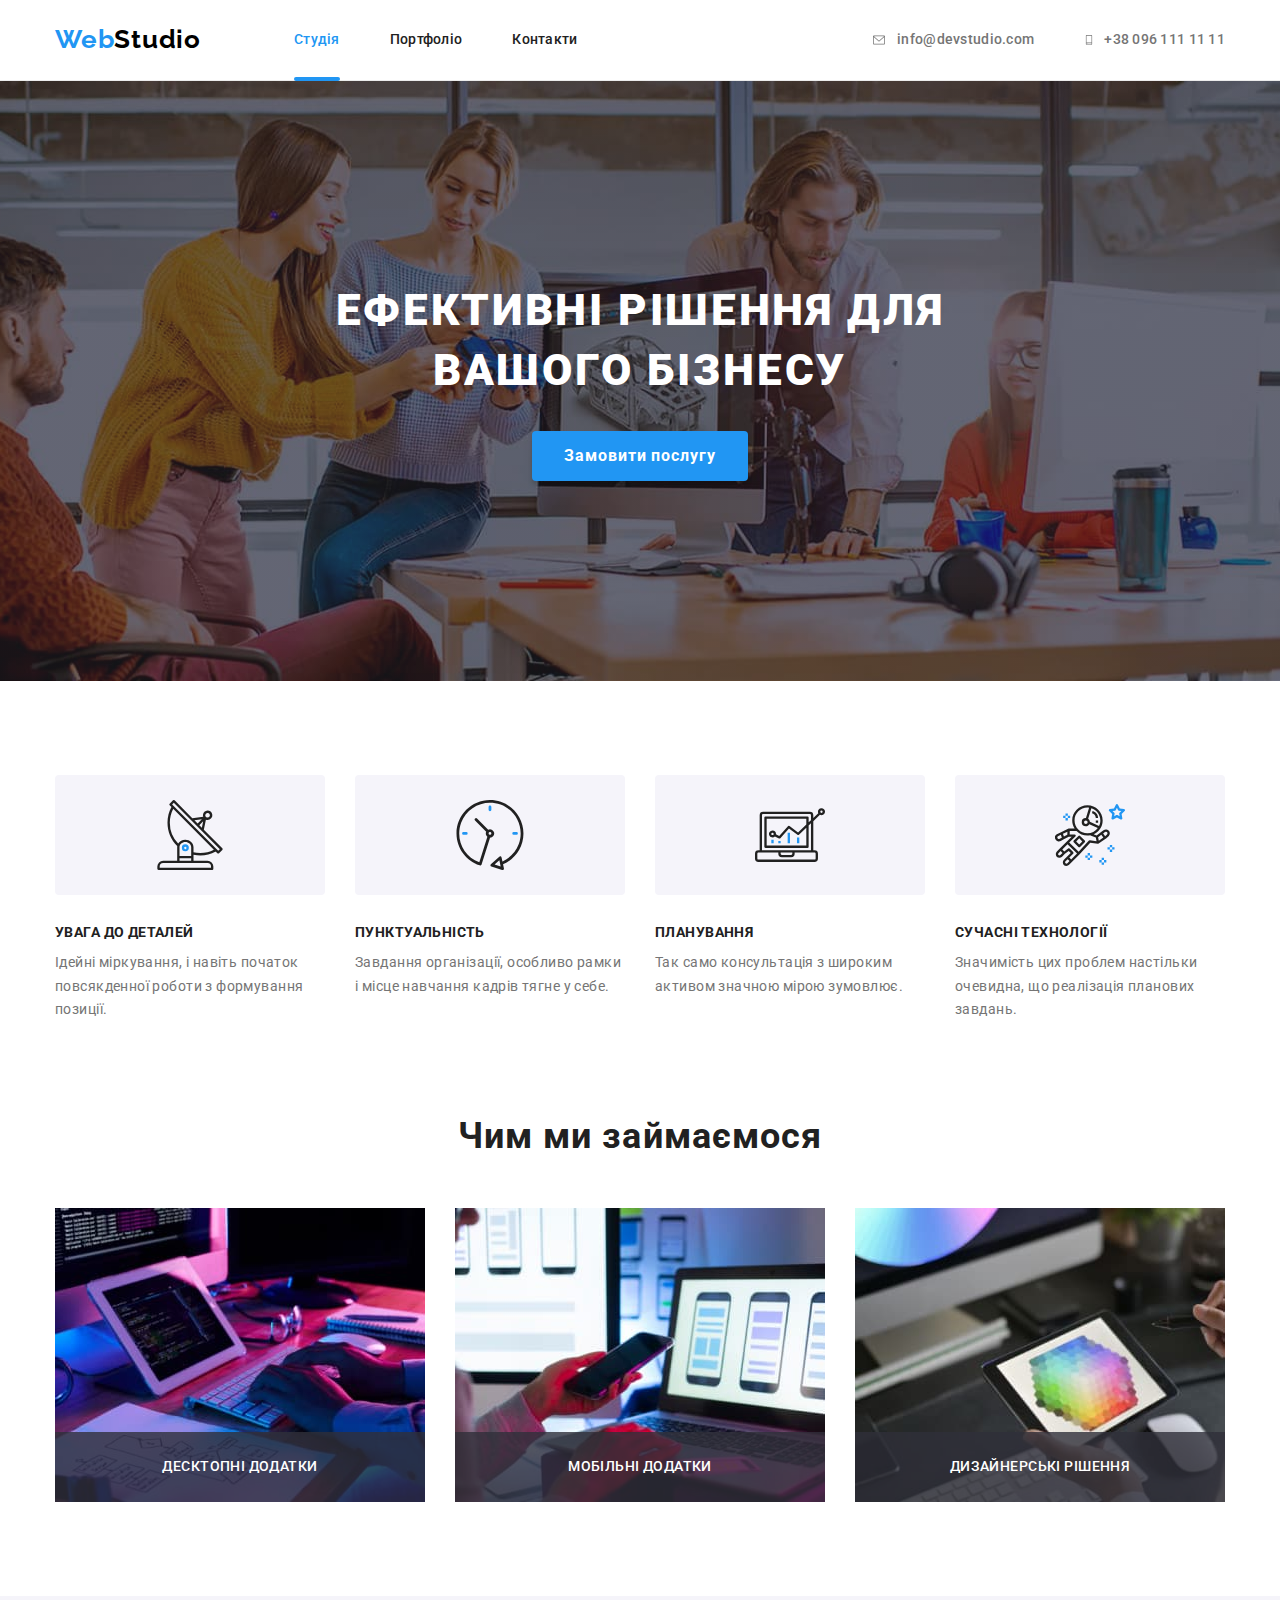
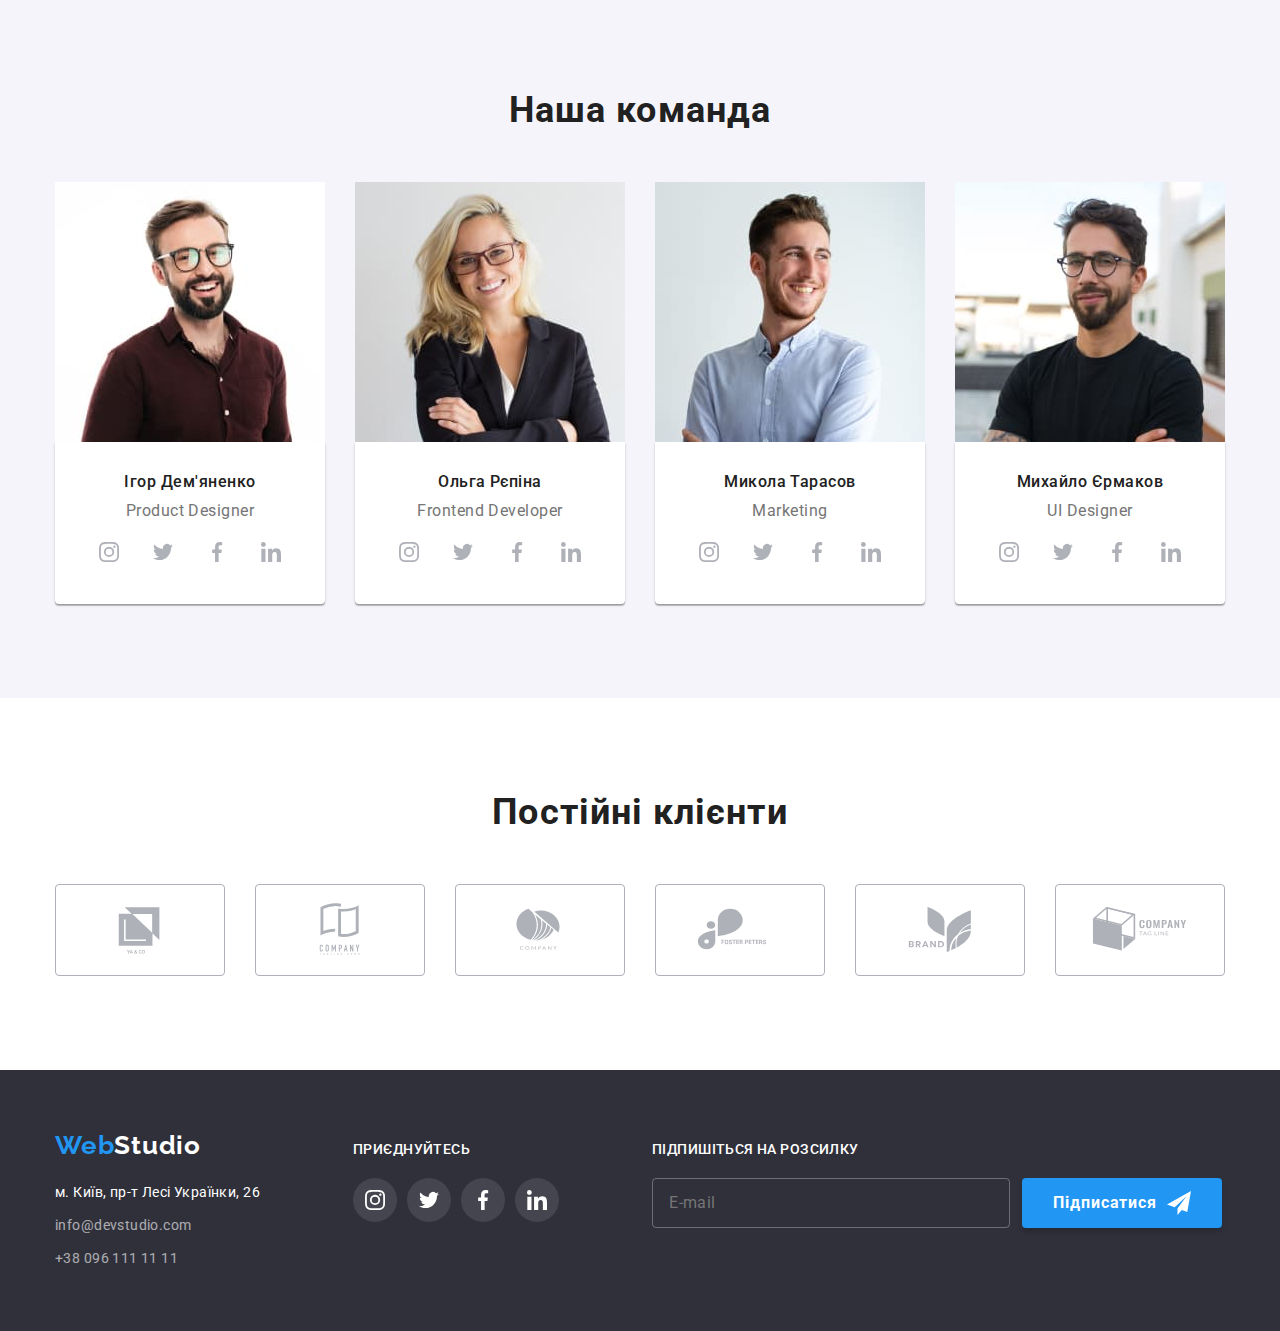
<file: index.html>
<!DOCTYPE html>
<html lang="uk">
  <head>
    <meta charset="UTF-8" />
    <meta http-equiv="X-UA-Compatible" content="IE=edge" />
    <meta name="viewport" content="width=device-width, initial-scale=1.0" />
    <meta name="description" content="Студія WebStudio, м. Київ. Інформація" />
    <link rel="preconnect" href="https://fonts.googleapis.com" />
    <link rel="preconnect" href="https://fonts.gstatic.com" crossorigin />
    <link
      href="https://fonts.googleapis.com/css2?family=Raleway:wght@700;900&family=Roboto:wght@400;500;700;900&display=swap"
      rel="stylesheet"
    />
    <link
      rel="stylesheet"
      href="https://cdnjs.cloudflare.com/ajax/libs/modern-normalize/0.6.0/modern-normalize.min.css"
    />
    <!--link rel="stylesheet" href="./css/styles.css" /-->
    <!--link rel="stylesheet" href="./css/variables.min.css" /-->
    <link rel="stylesheet" href="./css/main.min.css" />
    <title>Студія</title>
  </head>
  <body>
    <header class="header">
      <div class="container header--flex-box">
        <nav class="header__navigation">
          <a class="logo" href="./index.html"><span class="logo--accent">Web</span>Studio</a>
          <ul class="nav-list no-marker-list">
            <li class="nav-list__item">
              <a class="link o-really-current current-page-link" href="./index.html">Студія</a>
            </li>
            <li class="nav-list__item"><a class="link" href="./portfolio.html">Портфоліо</a></li>
            <li class="nav-list__item"><a class="link" href="#">Контакти</a></li>
          </ul>
        </nav>
        <button
          class="header__burger-menu js-open-menu"
          type="button"
          aria-controls="mobile-menu"
          aria-expanded="false"
        >
          <svg width="40" height="40">
            <use href="./images/symbol-defs-opt.svg#icon-menu-40px1"></use>
          </svg>
        </button>

        <div class="header__contacts">
          <ul class="contacts-list no-marker-list">
            <li class="contacts-list__item">
              <a class="link contacts-list__icon-link" href="mailto:info@devstudio.com"
                ><svg class="contacts-list__envelope-icon">
                  <use href="./images/symbol-defs-opt.svg#icon-envelope"></use>
                </svg>
                info@devstudio.com</a
              >
            </li>
            <li class="contacts-list__item">
              <a class="link contacts-list__icon-link" href="tel:+380961111111"
                ><svg class="contacts-list__smartphone-icon">
                  <use href="./images/symbol-defs-opt.svg#icon-smartphone"></use>
                </svg>
                +38 096 111 11 11</a
              >
            </li>
          </ul>
        </div>
      </div>
    </header>
    <main class="f-main">
      <section class="hero">
        <div class="container">
          <h1 class="hero__title all-big-chars">Ефективні рішення для вашого бізнесу</h1>
          <button type="button" class="hero__button" data-modal-open>Замовити послугу</button>
        </div>
      </section>
      <section class="features section-paddings-px">
        <div class="container">
          <h2 class="features__title visually-hidden">Наші переваги</h2>
          <ul class="features__list no-marker-list">
            <li class="features__item">
              <div class="features__icon-box">
                <svg class="features__icon">
                  <use href="./images/symbol-defs-opt.svg#icon-antenna"></use>
                </svg>
              </div>
              <h3 class="features__subtitle">Увага до деталей</h3>
              <p class="features__text">
                Ідейні міркування, і навіть початок повсякденної роботи з формування позиції.
              </p>
            </li>
            <li class="features__item">
              <div class="features__icon-box">
                <svg class="features__icon">
                  <use href="./images/symbol-defs-opt.svg#icon-clock"></use>
                </svg>
              </div>
              <h3 class="features__subtitle">Пунктуальність</h3>
              <p class="features__text">
                Завдання організації, особливо рамки і місце навчання кадрів тягне у себе.
              </p>
            </li>
            <li class="features__item">
              <div class="features__icon-box">
                <svg class="features__icon">
                  <use href="./images/symbol-defs-opt.svg#icon-diagram"></use>
                </svg>
              </div>
              <h3 class="features__subtitle">Планування</h3>
              <p class="features__text">
                Так само консультація з широким активом значною мірою зумовлює.
              </p>
            </li>
            <li class="features__item">
              <div class="features__icon-box">
                <svg class="features__icon">
                  <use href="./images/symbol-defs-opt.svg#icon-astronaut"></use>
                </svg>
              </div>
              <h3 class="features__subtitle">Сучасні технології</h3>
              <p class="features__text">
                Значимість цих проблем настільки очевидна, що реалізація планових завдань.
              </p>
            </li>
          </ul>
        </div>
      </section>
      <section class="about section-paddings-px">
        <div class="container">
          <h2 class="about__title">Чим ми займаємося</h2>
          <ul class="about__list no-marker-list">
            <li class="about__item">
              <img
                class="about__image"
                src="./images/img1-tablet.jpg"
                alt="Планшет"
                width="370"
                height="294"
              />
              <p class="about__front-label all-big-chars">Десктопні додатки</p>
            </li>
            <li class="about__item">
              <img
                class="about__image"
                src="./images/img2-notebook.jpg"
                alt="Ноутбук"
                width="370"
                height="294"
              />
              <p class="about__front-label all-big-chars">Мобільні додатки</p>
            </li>
            <li class="about__item">
              <img
                class="about__image"
                src="./images/img3-imac.jpg"
                alt="iMac для графіки"
                width="370"
                height="294"
              />
              <p class="about__front-label all-big-chars">Дизайнерські рішення</p>
            </li>
          </ul>
        </div>
      </section>
      <section class="team section-paddings-px">
        <div class="container">
          <h2 class="team__title">Наша команда</h2>
          <ul class="team__list no-marker-list">
            <li class="team__item">
              <picture>
                <source
                  srcset="
                    ./images/team-img/team1-demiyanenko-mob.jpg    1x,
                    ./images/team-img/team1-demiyanenko-mob@2x.jpg 2x
                  "
                  media="(max-width: 767px)"
                />
                <source
                  srcset="
                    ./images/team-img/team1-demiyanenko-tablet.jpg    1x,
                    ./images/team-img/team1-demiyanenko-tablet@2x.jpg 2x
                  "
                  media="(max-width: 1199px)"
                />
                <source
                  srcset="
                    ./images/team-img/team1-demiyanenko-desktop.jpg    1x,
                    ./images/team-img/team1-demiyanenko-desktop@2x.jpg 2x
                  "
                  media="(max-width: 1200px)"
                />
                <img
                  class="team__image"
                  src="./images/team-img/team1-demiyanenko-desktop.jpg"
                  alt="Фото портрет: Ігор Дем'яненко"
                  loading="lazy"
                  sizes="(min-width:1200px) 25vw, (min-width:768px) 50vw, 100vw"
                />
              </picture>
              <div class="team__wrapper">
                <h3 class="team__person-title">Ігор Дем'яненко</h3>
                <p class="team__person-text">Product Designer</p>
                <ul class="social-links no-marker-list">
                  <li class="social-links__item">
                    <a class="social-links__link" href="#">
                      <svg class="social-links__icon">
                        <use href="./images/symbol-defs-opt.svg#icon-instagram"></use>
                      </svg>
                    </a>
                  </li>
                  <li class="social-links__item">
                    <a class="social-links__link" href="#">
                      <svg class="social-links__icon">
                        <use href="./images/symbol-defs-opt.svg#icon-twitter"></use>
                      </svg>
                    </a>
                  </li>
                  <li class="social-links__item">
                    <a class="social-links__link" href="#">
                      <svg class="social-links__icon">
                        <use href="./images/symbol-defs-opt.svg#icon-facebook"></use>
                      </svg>
                    </a>
                  </li>
                  <li class="social-links__item">
                    <a class="social-links__link" href="#">
                      <svg class="social-links__icon">
                        <use href="./images/symbol-defs-opt.svg#icon-linkedin"></use>
                      </svg>
                    </a>
                  </li>
                </ul>
              </div>
            </li>
            <li class="team__item">
              <picture>
                <source
                  srcset="
                    ./images/team-img/team2-riepina-mob.jpg    1x,
                    ./images/team-img/team2-riepina-mob@2x.jpg 2x
                  "
                  media="(max-width: 767px)"
                />
                <source
                  srcset="
                    ./images/team-img/team2-riepina-tablet.jpg    1x,
                    ./images/team-img/team2-riepina-tablet@2x.jpg 2x
                  "
                  media="(max-width: 1199px)"
                />
                <source
                  srcset="
                    ./images/team-img/team2-riepina-desktop.jpg    1x,
                    ./images/team-img/team2-riepina-desktop@2x.jpg 2x
                  "
                  media="(max-width: 1200px)"
                />
                <img
                  class="team__image"
                  src="./images/team-img/team2-riepina-desktop.jpg"
                  alt="Фото портрет: Ольга Рєпіна"
                  loading="lazy"
                  sizes="(min-width:1200px) 25vw, (min-width:768px) 50vw, 100vw"
                />
              </picture>
              <div class="team__wrapper">
                <h3 class="team__person-title">Ольга Рєпіна</h3>
                <p class="team__person-text">Frontend Developer</p>
                <ul class="social-links no-marker-list">
                  <li class="social-links__item">
                    <a class="social-links__link" href="#">
                      <svg class="social-links__icon">
                        <use href="./images/symbol-defs-opt.svg#icon-instagram"></use>
                      </svg>
                    </a>
                  </li>
                  <li class="social-links__item">
                    <a class="social-links__link" href="#">
                      <svg class="social-links__icon">
                        <use href="./images/symbol-defs-opt.svg#icon-twitter"></use>
                      </svg>
                    </a>
                  </li>
                  <li class="social-links__item">
                    <a class="social-links__link" href="#">
                      <svg class="social-links__icon">
                        <use href="./images/symbol-defs-opt.svg#icon-facebook"></use>
                      </svg>
                    </a>
                  </li>
                  <li class="social-links__item">
                    <a class="social-links__link" href="#">
                      <svg class="social-links__icon">
                        <use href="./images/symbol-defs-opt.svg#icon-linkedin"></use>
                      </svg>
                    </a>
                  </li>
                </ul>
              </div>
            </li>
            <li class="team__item">
              <picture>
                <source
                  srcset="
                    ./images/team-img/team3-tarasov-mob.jpg    1x,
                    ./images/team-img/team3-tarasov-mob@2x.jpg 2x
                  "
                  media="(max-width: 767px)"
                />
                <source
                  srcset="
                    ./images/team-img/team3-tarasov-tablet.jpg    1x,
                    ./images/team-img/team3-tarasov-tablet@2x.jpg 2x
                  "
                  media="(max-width: 1199px)"
                />
                <source
                  srcset="
                    ./images/team-img/team3-tarasov-desktop.jpg    1x,
                    ./images/team-img/team3-tarasov-desktop@2x.jpg 2x
                  "
                  media="(max-width: 1200px)"
                />
                <img
                  class="team__image"
                  src="./images/team-img/team3-tarasov-desktop.jpg"
                  alt="Фото портрет: Микола Тарасов"
                  loading="lazy"
                  sizes="(min-width:1200px) 25vw, (min-width:768px) 50vw, 100vw"
                />
              </picture>
              <div class="team__wrapper">
                <h3 class="team__person-title">Микола Тарасов</h3>
                <p class="team__person-text">Marketing</p>
                <ul class="social-links no-marker-list">
                  <li class="social-links__item">
                    <a class="social-links__link" href="#">
                      <svg class="social-links__icon">
                        <use href="./images/symbol-defs-opt.svg#icon-instagram"></use>
                      </svg>
                    </a>
                  </li>
                  <li class="social-links__item">
                    <a class="social-links__link" href="#">
                      <svg class="social-links__icon">
                        <use href="./images/symbol-defs-opt.svg#icon-twitter"></use>
                      </svg>
                    </a>
                  </li>
                  <li class="social-links__item">
                    <a class="social-links__link" href="#">
                      <svg class="social-links__icon">
                        <use href="./images/symbol-defs-opt.svg#icon-facebook"></use>
                      </svg>
                    </a>
                  </li>
                  <li class="social-links__item">
                    <a class="social-links__link" href="#">
                      <svg class="social-links__icon">
                        <use href="./images/symbol-defs-opt.svg#icon-linkedin"></use>
                      </svg>
                    </a>
                  </li>
                </ul>
              </div>
            </li>
            <li class="team__item">
              <picture>
                <source
                  srcset="
                    ./images/team-img/team4-yermakov-mob.jpg    1x,
                    ./images/team-img/team4-yermakov-mob@2x.jpg 2x
                  "
                  media="(max-width: 767px)"
                />
                <source
                  srcset="
                    ./images/team-img/team4-yermakov-tablet.jpg    1x,
                    ./images/team-img/team4-yermakov-tablet@2x.jpg 2x
                  "
                  media="(max-width: 1199px)"
                />
                <source
                  srcset="
                    ./images/team-img/team4-yermakov-desktop.jpg    1x,
                    ./images/team-img/team4-yermakov-desktop@2x.jpg 2x
                  "
                  media="(max-width: 1200px)"
                />
                <img
                  class="team__image"
                  src="./images/team-img/team4-yermakov-desktop.jpg"
                  alt="Фото портрет: Михайло Єрмаков"
                  loading="lazy"
                  sizes="(min-width:1200px) 25vw, (min-width:768px) 50vw, 100vw"
                />
              </picture>
              <div class="team__wrapper">
                <h3 class="team__person-title">Михайло Єрмаков</h3>
                <p class="team__person-text">UI Designer</p>
                <ul class="social-links no-marker-list">
                  <li class="social-links__item">
                    <a class="social-links__link" href="#">
                      <svg class="social-links__icon">
                        <use href="./images/symbol-defs-opt.svg#icon-instagram"></use>
                      </svg>
                    </a>
                  </li>
                  <li class="social-links__item">
                    <a class="social-links__link" href="#">
                      <svg class="social-links__icon">
                        <use href="./images/symbol-defs-opt.svg#icon-twitter"></use>
                      </svg>
                    </a>
                  </li>
                  <li class="social-links__item">
                    <a class="social-links__link" href="#">
                      <svg class="social-links__icon">
                        <use href="./images/symbol-defs-opt.svg#icon-facebook"></use>
                      </svg>
                    </a>
                  </li>
                  <li class="social-links__item">
                    <a class="social-links__link" href="#">
                      <svg class="social-links__icon">
                        <use href="./images/symbol-defs-opt.svg#icon-linkedin"></use>
                      </svg>
                    </a>
                  </li>
                </ul>
              </div>
            </li>
          </ul>
        </div>
      </section>
      <section class="regular-customers section-paddings-px">
        <div class="container">
          <h2 class="regular-customers__title">Постійні клієнти</h2>
          <ul class="regular-customers__list no-marker-list">
            <li class="regular-customer__item">
              <div class="regular-customer__wrapper">
                <a class="regular-customer__link" href="#">
                  <svg class="regular-customer__icon">
                    <use href="./images/symbol-defs-opt.svg#icon-o-logo-1"></use>
                  </svg>
                </a>
              </div>
            </li>
            <li class="regular-customer__item">
              <div class="regular-customer__wrapper">
                <a class="regular-customer__link" href="#">
                  <svg class="regular-customer__icon">
                    <use href="./images/symbol-defs-opt.svg#icon-o-logo-2"></use>
                  </svg>
                </a>
              </div>
            </li>
            <li class="regular-customer__item">
              <div class="regular-customer__wrapper">
                <a class="regular-customer__link" href="#">
                  <svg class="regular-customer__icon">
                    <use href="./images/symbol-defs-opt.svg#icon-o-logo-3"></use>
                  </svg>
                </a>
              </div>
            </li>
            <li class="regular-customer__item">
              <div class="regular-customer__wrapper">
                <a class="regular-customer__link" href="#">
                  <svg class="regular-customer__icon">
                    <use href="./images/symbol-defs-opt.svg#icon-o-logo-4"></use>
                  </svg>
                </a>
              </div>
            </li>
            <li class="regular-customer__item">
              <div class="regular-customer__wrapper">
                <a class="regular-customer__link" href="#">
                  <svg class="regular-customer__icon">
                    <use href="./images/symbol-defs-opt.svg#icon-o-logo-5"></use>
                  </svg>
                </a>
              </div>
            </li>
            <li class="regular-customer__item">
              <div class="regular-customer__wrapper">
                <a class="regular-customer__link" href="#">
                  <svg class="regular-customer__icon">
                    <use href="./images/symbol-defs-opt.svg#icon-o-logo-6"></use>
                  </svg>
                </a>
              </div>
            </li>
          </ul>
        </div>
      </section>
    </main>
    <footer class="footer">
      <div class="container">
        <div class="footer-block-sys">
          <div class="footer-block-sys__item">
            <a class="logo" href="./index.html"><span class="logo--accent">Web</span>Studio</a>
            <address class="address__footer">
              <ul class="address-list no-marker-list">
                <li class="address-list__item">
                  <a
                    class="address-list__link"
                    href="https://goo.gl/maps/CPtrU1FHBa2aNyZL9"
                    target="_blank"
                    rel="noopener noreferrer nofollow"
                    lang="uk"
                    >м. Київ, пр-т Лесі Українки, 26</a
                  >
                </li>
                <li class="address-list__item">
                  <a class="address-list__link" href="mailto:info@devstudio.com"
                    >info@devstudio.com</a
                  >
                </li>
                <li class="address-list__item">
                  <a class="address-list__link" href="tel:+380961111111">+38 096 111 11 11</a>
                </li>
              </ul>
            </address>
          </div>
          <div class="footer-block-sys__item">
            <p class="social-links-hello all-big-chars">Приєднуйтесь</p>
            <ul class="social-links no-marker-list">
              <li class="social-links__item">
                <a class="social-links__link" href="#">
                  <svg class="social-links__icon">
                    <use href="./images/symbol-defs-opt.svg#icon-instagram"></use>
                  </svg>
                </a>
              </li>
              <li class="social-links__item">
                <a class="social-links__link" href="#">
                  <svg class="social-links__icon">
                    <use href="./images/symbol-defs-opt.svg#icon-twitter"></use>
                  </svg>
                </a>
              </li>
              <li class="social-links__item">
                <a class="social-links__link" href="#">
                  <svg class="social-links__icon">
                    <use href="./images/symbol-defs-opt.svg#icon-facebook"></use>
                  </svg>
                </a>
              </li>
              <li class="social-links__item">
                <a class="social-links__link" href="#">
                  <svg class="social-links__icon">
                    <use href="./images/symbol-defs-opt.svg#icon-linkedin"></use>
                  </svg>
                </a>
              </li>
            </ul>
          </div>
          <div class="footer-block-sys__item .footer-block-sys__item--concern">
            <p class="footer-block-hello all-big-chars">Підпишіться на розсилку</p>
            <form class="footer-form" action="#" name="contact-form">
              <label class="footer-form__label visually-hidden" for="footer-person-email"
                >Пошта</label
              >
              <input
                class="footer-form__input"
                id="footer-person-email"
                type="email"
                name="person-email"
                placeholder="E-mail"
              />
              <button class="footer-submit__button" type="submit">
                Підписатися
                <svg class="footer-submit__icon">
                  <use href="./images/icons.svg#icon-icon-send-opt"></use>
                </svg>
              </button>
            </form>
          </div>
        </div>
      </div>
    </footer>
    <!--mobile menu-->

    <div class="mobile-menu js-menu-container">
      <div class="container--alt">
        <button class="mobile-menu__close-button js-close-menu">
          <svg width="24" height="24">
            <use href="./images/symbol-defs-opt.svg#icon-close-40px1"></use>
          </svg>
        </button>
        <nav class="mobile-menu__nav">
          <ul class="mobile-menu__list no-marker-list">
            <li>
              <a class="mobile-menu__link" href="./index.html"
                ><span class="mobile-menu__link--current">Студія</span></a
              >
            </li>
            <li>
              <a class="mobile-menu__link" href="./portfolio.html">Портфоліо</a>
            </li>
            <li>
              <a class="mobile-menu__link" href="#">Контакти</a>
            </li>
          </ul>
        </nav>
        <div class="mobile-menu__address">
          <ul class="mobile-menu__list no-marker-list">
            <li>
              <a class="mobile-menu__adress-link" href="tel:+380961111111">+38 096 111 11 11</a>
            </li>
            <li>
              <a class="mobile-menu__adress-link" href="mailto:info@devstudio.com"
                ><span class="mobile-menu__adress-link--small">info@devstudio.com</span>
              </a>
            </li>
          </ul>
        </div>
        <div class="mobile-menu__social">
          <ul class="mobile-menu__social-links no-marker-list">
            <li class="mobile-menu__social-item">
              <a class="mobile-menu__social-link" href="#">
                <span class="mobile-menu__stick">Instagram</span>
                <!--<svg class="social-links__icon">
                  <use href="./images/symbol-defs-opt.svg#icon-instagram"></use>
                </svg> -->
              </a>
            </li>
            <li class="mobile-menu__social-item">
              <a class="mobile-menu__social-link" href="#">
                <span class="mobile-menu__stick">Twitter</span>
                <!--<svg class="social-links__icon">
                  <use href="./images/symbol-defs-opt.svg#icon-twitter"></use>
                </svg>-->
              </a>
            </li>
            <li class="mobile-menu__social-item">
              <a class="mobile-menu__social-link" href="#">
                <span class="mobile-menu__stick">Facebook</span>
                <!--<svg class="social-links__icon">
                  <use href="./images/symbol-defs-opt.svg#icon-facebook"></use>
                </svg>-->
              </a>
            </li>
            <li class="mobile-menu__social-item">
              <a class="mobile-menu__social-link" href="#">
                <span class="mobile-menu__stick-l">Linkedin</span>
                <!--<svg class="social-links__icon">
                  <use href="./images/symbol-defs-opt.svg#icon-linkedin"></use>
                </svg>-->
              </a>
            </li>
          </ul>
        </div>
      </div>
    </div>

    <!--modal-->
    <div class="backdrop is-hidden" data-modal>
      <div class="modal">
        <p class="modal__header">Залиште свої дані, ми вам передзвонимо</p>
        <!-- autocomplete="on" novalidate-->
        <form class="modal__main" action="#" name="contact-form">
          <label class="modal-form__label" for="person-name">Ім'я</label>
          <div class="modal-form__input--operator">
            <input
              class="modal-form__input"
              id="person-name"
              type="text"
              name="person-name"
              required
            />
            <svg class="modal-form__icon">
              <use href="./images/icons.svg#icon-person-black-18dp1-opt"></use>
            </svg>
          </div>
          <label class="modal-form__label" for="person-phone">Телефон</label>
          <div class="modal-form__input--operator">
            <input
              class="modal-form__input"
              id="person-phone"
              type="tel"
              name="person-phone"
              required
            />
            <svg class="modal-form__icon">
              <use href="./images/icons.svg#icon-phone-black-18dp1-opt"></use>
            </svg>
          </div>
          <label class="modal-form__label" for="person-email">Пошта</label>
          <div class="modal-form__input--operator">
            <input class="modal-form__input" id="person-email" type="email" name="person-email" />
            <svg class="modal-form__icon">
              <use href="./images/icons.svg#icon-email-black-18dp1-opt"></use>
            </svg>
          </div>
          <label class="modal-form__label" for="person-comment">Коментар</label>
          <div class="modal-form__input--operator-per-comm">
            <textarea
              class="modal-form__person-comment"
              id="person-comment"
              name="person-comment"
              placeholder="Введіть текст"
            ></textarea>
          </div>
          <div class="agree-check-block">
            <!---->
            <!--visually-hidden-->
            <label class="agree-check-block__label">
              <input
                class="agree-check-block__checkbox"
                type="checkbox"
                name="terms-checkbox"
                value="yes"
              />
              <span class="agree-check-block__alt-checkbox"></span
              ><!--svg class="agree-check-block__check-icon">
                <use href="./images/icons.swg#icon-vector-check-opt"></use>
              </svg-->
              Погоджуюся з розсилкою та приймаю
            </label>
            <a class="agree-check-block__label-link" href="#">Умови договору</a>
          </div>

          <button class="submit-button" type="submit">Відправити</button>
        </form>
        <button type="button" class="modal-close-button" data-modal-close>
          <svg class="modal-close-button__icon">
            <use href="./images/symbol-defs-opt.svg#icon-close-black-18-modal"></use>
          </svg>
        </button>
      </div>
    </div>
    <script src="./js/modal.js"></script>
    <script src="./js/mobile-menu.js"></script>
  </body>
</html>
</file>
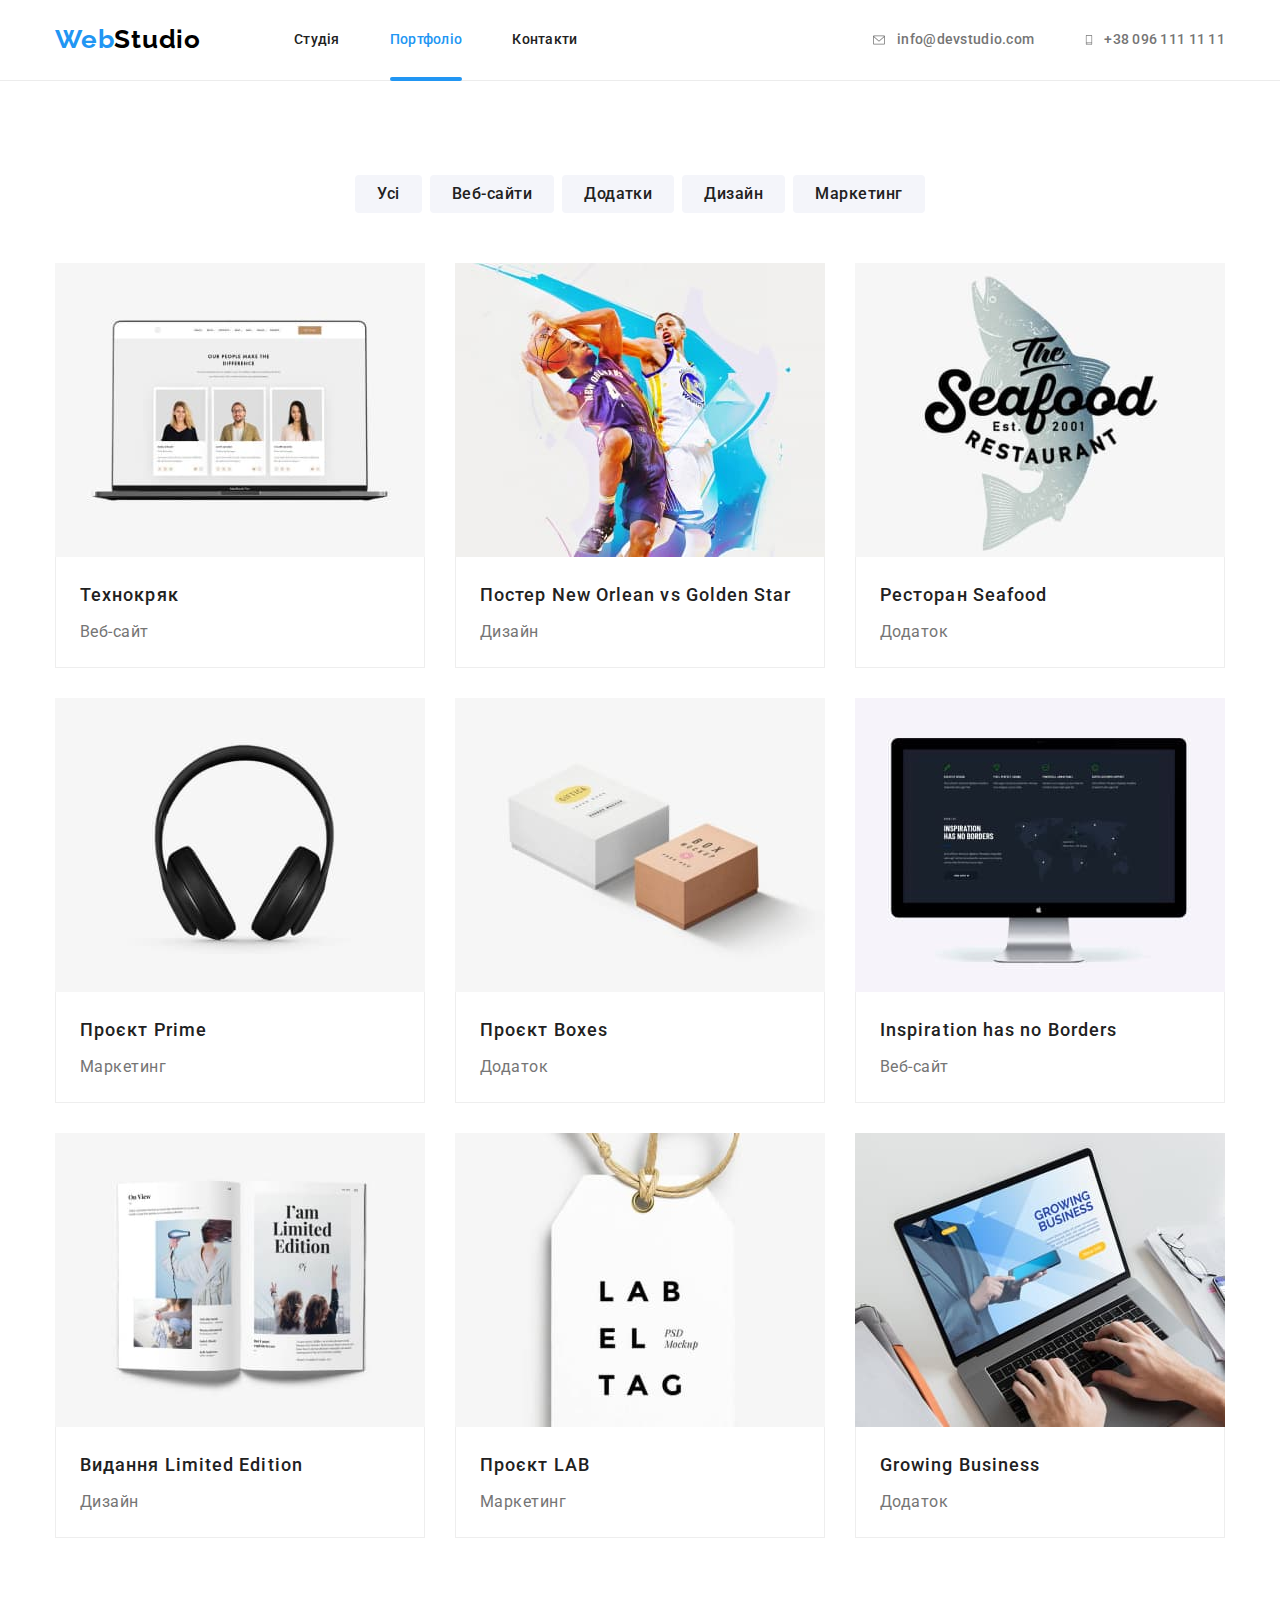
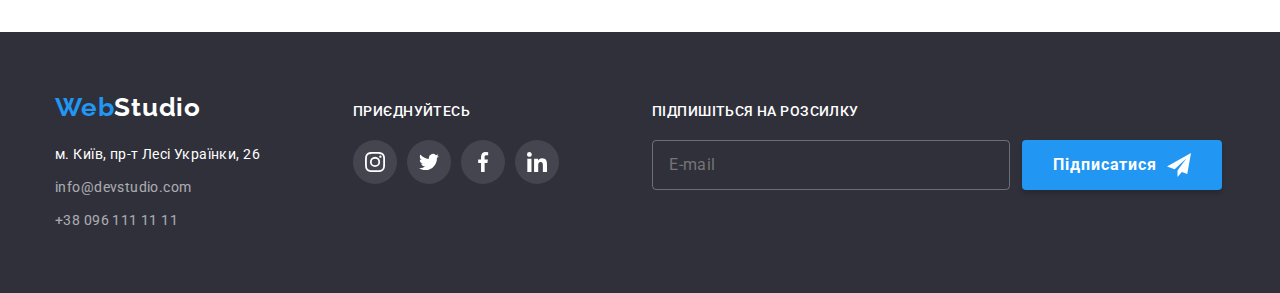
<file: portfolio.html>
<!DOCTYPE html>
<html lang="uk">
  <head>
    <meta charset="UTF-8" />
    <meta http-equiv="X-UA-Compatible" content="IE=edge" />
    <meta name="viewport" content="width=device-width, initial-scale=1.0" />
    <meta name="description" content="Студія WebStudio, м. Київ. Інформація" />
    <link rel="preconnect" href="https://fonts.googleapis.com" />
    <link rel="preconnect" href="https://fonts.gstatic.com" crossorigin />
    <link
      href="https://fonts.googleapis.com/css2?family=Raleway:wght@700;900&family=Roboto:wght@400;500;700;900&display=swap"
      rel="stylesheet"
    />
    <link
      rel="stylesheet"
      href="https://cdnjs.cloudflare.com/ajax/libs/modern-normalize/0.6.0/modern-normalize.min.css"
    />
    <!--link rel="stylesheet" href="./css/styles.css" /-->
    <!--link rel="stylesheet" href="./css/variables.min.css" /-->
    <link rel="stylesheet" href="./css/main.min.css" />
    <title>Студія - портфоліо</title>
  </head>
  <body>
    <header class="header">
      <div class="container header--flex-box">
        <nav class="header__navigation">
          <a class="logo" href="./index.html"><span class="logo--accent">Web</span>Studio</a>
          <ul class="nav-list no-marker-list">
            <li class="nav-list__item">
              <a class="link" href="./index.html">Студія</a>
            </li>
            <li class="nav-list__item">
              <a class="link o-really-current current-page-link" href="./portfolio.html">
                Портфоліо
              </a>
            </li>
            <li class="nav-list__item"><a class="link" href="#">Контакти</a></li>
          </ul>
        </nav>
        <button
          class="header__burger-menu js-open-menu"
          type="button"
          aria-controls="mobile-menu"
          aria-expanded="false"
        >
          <svg width="40" height="40">
            <use href="./images/symbol-defs-opt.svg#icon-menu-40px1"></use>
          </svg>
        </button>
        <div class="header__contacts">
          <ul class="contacts-list no-marker-list">
            <li class="contacts-list__item">
              <a class="link contacts-list__icon-link" href="mailto:info@devstudio.com"
                ><svg class="contacts-list__envelope-icon">
                  <use href="./images/symbol-defs-opt.svg#icon-envelope"></use>
                </svg>
                info@devstudio.com</a
              >
            </li>
            <li class="contacts-list__item">
              <a class="link contacts-list__icon-link" href="tel:+380961111111"
                ><svg class="contacts-list__smartphone-icon">
                  <use href="./images/symbol-defs-opt.svg#icon-smartphone"></use>
                </svg>
                +38 096 111 11 11</a
              >
            </li>
          </ul>
        </div>
      </div>
    </header>
    <main class="f-main">
      <section class="filters section-paddings-px">
        <!--section-dimensions-->
        <div class="container">
          <h1 class="hero-title visually-hidden">--------Фільтри----------------------------</h1>
          <ul class="filters__list no-marker-list">
            <li class="filters__item">
              <button class="filters__button" type="button">Усі</button>
            </li>
            <li class="filters__item">
              <button class="filters__button" type="button">Веб-сайти</button>
            </li>
            <li class="filters__item">
              <button class="filters__button" type="button">Додатки</button>
            </li>
            <li class="filters__item">
              <button class="filters__button" type="button">Дизайн</button>
            </li>
            <li class="filters__item">
              <button class="filters__button" type="button">Маркетинг</button>
            </li>
          </ul>
          <ul class="cards-list no-marker-list">
            <li class="cards-item">
              <a class="cards-item__link" href="#">
                <div class="cards-item__overlay-box">
                  <img
                    class="cards-item__img"
                    src="./images/img8-port1-tehnokriak.jpg"
                    alt="Ноутбук"
                  />
                  <div class="cards-item__overlay">
                    <p class="cards-item__overlay-content">
                      Ресурс пропонує комплексні пропозиції з різним рівнем функціоналу та сервісів.
                      Все це дозволить відвідувачу отримати вичерпні відомості про компанію чи
                      приватну особу.
                    </p>
                  </div>
                </div>
                <div class="card-wrapper">
                  <h2 class="cards-item__title">Технокряк</h2>
                  <p class="cards-item__text">Веб-сайт</p>
                </div>
              </a>
            </li>
            <li class="cards-item">
              <a class="cards-item__link" href="#">
                <div class="cards-item__overlay-box">
                  <img
                    class="cards-item__img"
                    src="./images/img9-port2-poster-basket-new-orlean-vs-golden-star.jpg"
                    alt="Двоє баскетболісти з м'ячем в динаміці"
                  />
                  <div class="cards-item__overlay">
                    <p class="cards-item__overlay-content">
                      Lorem ipsum, dolor sit amet consectetur adipisicing elit. Sint, aspernatur.
                    </p>
                  </div>
                </div>
                <div class="card-wrapper">
                  <h2 class="cards-item__title">Постер New Orlean vs Golden Star</h2>
                  <p class="cards-item__text">Дизайн</p>
                </div>
              </a>
            </li>
            <li class="cards-item">
              <a class="cards-item__link" href="#">
                <div class="cards-item__overlay-box">
                  <img
                    class="cards-item__img"
                    src="./images/img10-port3-restaurant-seafood.jpg"
                    alt="Силует риби та напис"
                  />
                  <div class="cards-item__overlay">
                    <p class="cards-item__overlay-content">
                      Lorem ipsum, dolor sit amet consectetur adipisicing elit. Sint, aspernatur.
                    </p>
                  </div>
                </div>
                <div class="card-wrapper">
                  <h2 class="cards-item__title">Ресторан Seafood</h2>
                  <p class="cards-item__text">Додаток</p>
                </div>
              </a>
            </li>
            <li class="cards-item">
              <a class="cards-item__link" href="#">
                <div class="cards-item__overlay-box">
                  <img
                    class="cards-item__img"
                    src="./images/img11-port4-project-prime.jpg"
                    alt="Навушники."
                  />
                  <div class="cards-item__overlay">
                    <p class="cards-item__overlay-content">
                      Lorem ipsum, dolor sit amet consectetur adipisicing elit. Sint, aspernatur.
                    </p>
                  </div>
                </div>
                <div class="card-wrapper">
                  <h2 class="cards-item__title">Проєкт Prime</h2>
                  <p class="cards-item__text">Маркетинг</p>
                </div>
              </a>
            </li>
            <li class="cards-item">
              <a class="cards-item__link" href="#">
                <div class="cards-item__overlay-box">
                  <img
                    class="cards-item__img"
                    src="./images/img12-port5-project-boxes.jpg"
                    alt="Дві коробки з написами"
                  />
                  <div class="cards-item__overlay">
                    <p class="cards-item__overlay-content">
                      Lorem ipsum, dolor sit amet consectetur adipisicing elit. Sint, aspernatur.
                    </p>
                  </div>
                </div>
                <div class="card-wrapper">
                  <h2 class="cards-item__title">Проєкт Boxes</h2>
                  <p class="cards-item__text">Додаток</p>
                </div>
              </a>
            </li>
            <li class="cards-item">
              <a class="cards-item__link" href="#">
                <div class="cards-item__overlay-box">
                  <img
                    class="cards-item__img"
                    src="./images/img13-port6-inspiration-has-no-borders.jpg"
                    alt="Рідкокристалічний монітор темного кольору зі світлою ніжкою. На моніторі напис та карта світу на темному фоні."
                  />
                  <div class="cards-item__overlay">
                    <p class="cards-item__overlay-content">
                      Lorem ipsum, dolor sit amet consectetur adipisicing elit. Sint, aspernatur.
                    </p>
                  </div>
                </div>
                <div class="card-wrapper">
                  <h2 class="cards-item__title">Inspiration has no Borders</h2>
                  <p class="cards-item__text">Веб-сайт</p>
                </div>
              </a>
            </li>
            <li class="cards-item">
              <a class="cards-item__link" href="#">
                <div class="cards-item__overlay-box">
                  <img
                    class="cards-item__img"
                    src="./images/img14-port7-vidannia-limited-edition.jpg"
                    alt="Розкрита книга з написами та фото"
                  />
                  <div class="cards-item__overlay">
                    <p class="cards-item__overlay-content">
                      Lorem ipsum, dolor sit amet consectetur adipisicing elit. Sint, aspernatur.
                    </p>
                  </div>
                </div>
                <div class="card-wrapper">
                  <h2 class="cards-item__title">Видання Limited Edition</h2>
                  <p class="cards-item__text">Дизайн</p>
                </div>
              </a>
            </li>
            <li class="cards-item">
              <a class="cards-item__link" href="#">
                <div class="cards-item__overlay-box">
                  <img
                    class="cards-item__img"
                    src="./images/img15-port8-project-lab.jpg"
                    alt="Пеперова бирка на мотузці, напис на бирці - LABEL TAG PSD Mockup"
                  />
                  <div class="cards-item__overlay">
                    <p class="cards-item__overlay-content">
                      Lorem ipsum, dolor sit amet consectetur adipisicing elit. Sint, aspernatur.
                    </p>
                  </div>
                </div>
                <div class="card-wrapper">
                  <h2 class="cards-item__title">Проєкт LAB</h2>
                  <p class="cards-item__text">Маркетинг</p>
                </div>
              </a>
            </li>
            <li class="cards-item">
              <a class="cards-item__link" href="#">
                <div class="cards-item__overlay-box">
                  <img
                    class="cards-item__img"
                    src="./images/img16-port9-growing-business.jpg"
                    alt="Ноутбук з написом на екрані - Growing Business. Руки користувача на клавіатурі, окуляри справа, папки з паперами - зліва"
                  />
                  <div class="cards-item__overlay">
                    <p class="cards-item__overlay-content">
                      Lorem ipsum, dolor sit amet consectetur adipisicing elit. Sint, aspernatur.
                    </p>
                  </div>
                </div>
                <div class="card-wrapper">
                  <h2 class="cards-item__title">Growing Business</h2>
                  <p class="cards-item__text">Додаток</p>
                </div>
              </a>
            </li>
          </ul>
        </div>
      </section>
    </main>
    <footer class="footer">
      <div class="container">
        <!--container--alt-->
        <div class="footer-block-sys">
          <div class="footer-block-sys__item">
            <a class="logo" href="./index.html"><span class="logo--accent">Web</span>Studio</a>
            <address class="address__footer">
              <ul class="address-list no-marker-list">
                <li class="address-list__item">
                  <a
                    class="address-list__link"
                    href="https://goo.gl/maps/CPtrU1FHBa2aNyZL9"
                    target="_blank"
                    rel="noopener noreferrer nofollow"
                    lang="uk"
                    >м. Київ, пр-т Лесі Українки, 26</a
                  >
                </li>
                <li class="address-list__item">
                  <a class="address-list__link" href="mailto:info@devstudio.com"
                    >info@devstudio.com</a
                  >
                </li>
                <li class="address-list__item">
                  <a class="address-list__link" href="tel:+380961111111">+38 096 111 11 11</a>
                </li>
              </ul>
            </address>
          </div>
          <div class="footer-block-sys__item">
            <p class="social-links-hello all-big-chars">Приєднуйтесь</p>
            <ul class="social-links no-marker-list">
              <li class="social-links__item">
                <a class="social-links__link" href="#">
                  <svg class="social-links__icon">
                    <use href="./images/symbol-defs-opt.svg#icon-instagram"></use>
                  </svg>
                </a>
              </li>
              <li class="social-links__item">
                <a class="social-links__link" href="#">
                  <svg class="social-links__icon">
                    <use href="./images/symbol-defs-opt.svg#icon-twitter"></use>
                  </svg>
                </a>
              </li>
              <li class="social-links__item">
                <a class="social-links__link" href="#">
                  <svg class="social-links__icon">
                    <use href="./images/symbol-defs-opt.svg#icon-facebook"></use>
                  </svg>
                </a>
              </li>
              <li class="social-links__item">
                <a class="social-links__link" href="#">
                  <svg class="social-links__icon">
                    <use href="./images/symbol-defs-opt.svg#icon-linkedin"></use>
                  </svg>
                </a>
              </li>
            </ul>
          </div>
          <div class="footer-block-sys__item .footer-block-sys__item--concern">
            <p class="footer-block-hello all-big-chars">Підпишіться на розсилку</p>
            <form class="footer-form" action="#" name="contact-form">
              <label class="footer-form__label visually-hidden" for="footer-person-email"
                >Пошта</label
              >
              <input
                class="footer-form__input"
                id="footer-person-email"
                type="email"
                name="person-email"
                placeholder="E-mail"
              />
              <button class="footer-submit__button" type="submit">
                Підписатися
                <svg class="footer-submit__icon">
                  <use href="./images/icons.svg#icon-icon-send-opt"></use>
                </svg>
              </button>
            </form>
          </div>
        </div>
      </div>
    </footer>
    <!--mobile menu-->

    <div class="mobile-menu js-menu-container">
      <div class="container--alt">
        <button class="mobile-menu__close-button js-close-menu">
          <svg width="24" height="24">
            <use href="./images/symbol-defs-opt.svg#icon-close-40px1"></use>
          </svg>
        </button>
        <nav class="mobile-menu__nav">
          <ul class="mobile-menu__list no-marker-list">
            <li>
              <a class="mobile-menu__link" href="./index.html">Студія</a>
            </li>
            <li>
              <a class="mobile-menu__link" href="./portfolio.html"
                ><span class="mobile-menu__link--current">Портфоліо</span></a
              >
            </li>
            <li>
              <a class="mobile-menu__link" href="#">Контакти</a>
            </li>
          </ul>
        </nav>
        <div class="mobile-menu__address">
          <ul class="mobile-menu__list no-marker-list">
            <li>
              <a class="mobile-menu__adress-link" href="tel:+380961111111">+38 096 111 11 11</a>
            </li>
            <li>
              <a class="mobile-menu__adress-link" href="mailto:info@devstudio.com"
                ><span class="mobile-menu__adress-link--small">info@devstudio.com</span>
              </a>
            </li>
          </ul>
        </div>
        <div class="mobile-menu__social">
          <ul class="mobile-menu__social-links no-marker-list">
            <li class="mobile-menu__social-item">
              <a class="mobile-menu__social-link" href="#">
                <span class="mobile-menu__stick">Instagram</span>
                <!--<svg class="social-links__icon">
                  <use href="./images/symbol-defs-opt.svg#icon-instagram"></use>
                </svg> -->
              </a>
            </li>
            <li class="mobile-menu__social-item">
              <a class="mobile-menu__social-link" href="#">
                <span class="mobile-menu__stick">Twitter</span>
                <!--<svg class="social-links__icon">
                  <use href="./images/symbol-defs-opt.svg#icon-twitter"></use>
                </svg>-->
              </a>
            </li>
            <li class="mobile-menu__social-item">
              <a class="mobile-menu__social-link" href="#">
                <span class="mobile-menu__stick">Facebook</span>
                <!--<svg class="social-links__icon">
                  <use href="./images/symbol-defs-opt.svg#icon-facebook"></use>
                </svg>-->
              </a>
            </li>
            <li class="mobile-menu__social-item">
              <a class="mobile-menu__social-link" href="#">
                <span class="mobile-menu__stick-l">Linkedin</span>
                <!--<svg class="social-links__icon">
                  <use href="./images/symbol-defs-opt.svg#icon-linkedin"></use>
                </svg>-->
              </a>
            </li>
          </ul>
        </div>
      </div>
    </div>
    <script src="./js/mobile-menu.js"></script>
  </body>
</html>
</file>
<file: css/main.min.css>
:root{--bgcolor: #f5f5f5;--icons-social-grey: #afb1b8;--icons-bg-inactive: rgba(255, 255, 255, 0.1);--bg-color-grey: #f5f4fa;--mainfont: "Roboto", sans-serif;--bannerfont: "Raleway", sans-serif;--bluebtn: #2196f3;--bluetextclr: var(--bluebtn);--white-bg: #ffffff;--whitetxt: #ffffff;--bannerclr: #2f303a;--fontcolorh3: #212121;--fontcolordescrp: #757575;--text-wrapper-bg: #f5f4fa;--fontblack: #000000;--greybtbn: #f4f5fa;--background-card-color: #eeeeee;--header-frame-color: #ececec;--card-item-gap: 30px;--card-item-rows-number: 3;--close-btn-transp: rgba(255, 255, 255, 0.1);--card-wrapper-shadow: 0px 1px 3px rgba(0, 0, 0, 0.12), 0px 1px 1px rgba(0, 0, 0, 0.14), 0px 2px 1px rgba(0, 0, 0, 0.2);--our-command-bg: #f5f4fa;--button-to-order-active-clr: #188ce8;--button-to-order-box-shadow-color: rgba(0, 0, 0, 0.15);--opasity-const: 0.6;--gradient-start-hero: rgba(47, 48, 58, 0.4);--gradient-end-hero: rgba(47, 48, 58, 0.4);--modal-bg-color: rgba(0, 0, 0, 0.2);--thumb-about-bg-color: rgba(47, 48, 58, 0.8);--clients-color: #afb1b8;--overlay-blue: rgba(33, 150, 243, 0.9);--modal-form-lines-color: rgba(33, 33, 33, 0.2);--color-input-border: rgba(255, 255, 255, 0.3)}html{-webkit-box-sizing:border-box;box-sizing:border-box}*,*::before,*::after{-webkit-box-sizing:inherit;box-sizing:inherit}h1,h2,h3,h4,h5,h6,ul,p{margin:0;padding:0}img{display:block;max-width:100%;height:auto}body{background-color:var(--white-bg);font-family:var(--mainfont);font-size:14px;color:var(--fontblack)}.visually-hidden{position:absolute;white-space:nowrap;width:1px;height:1px;overflow:hidden;border:0;padding:0;clip:rect(0 0 0 0);-webkit-clip-path:inset(50%);clip-path:inset(50%);margin:-1px}.container{margin-left:auto;margin-right:auto;padding-left:15px;padding-right:15px}@media screen and (min-width: 480px){.container{padding-left:15px;padding-right:15px;width:480px}}@media screen and (min-width: 768px){.container{width:768px}}@media screen and (min-width: 1200px){.container{width:1200px}}.container--alt{margin-left:auto;margin-right:auto;padding-left:5px;padding-right:5px;max-width:100%;height:100%;width:100%;display:-webkit-box;display:-ms-flexbox;display:flex;-webkit-box-orient:vertical;-webkit-box-direction:normal;-ms-flex-direction:column;flex-direction:column}@media screen and (min-width: 480px){.container--alt{width:480px}}@media screen and (min-width: 768px){.container--alt{width:768px}}@media screen and (min-width: 1200px){.container--alt{width:1200px}}.section-paddings-px{width:100%;padding-top:60px;padding-bottom:60px}@media screen and (min-width: 1200px){.section-paddings-px{padding-top:94px;padding-bottom:94px}}.all-big-chars{text-transform:uppercase}.link{font-weight:500;font-size:14px;line-height:1.14;letter-spacing:.02em;text-decoration:none;color:var(--fontcolorh3);-webkit-transition:color 250ms cubic-bezier(0.4, 0, 0.2, 1);transition:color 250ms cubic-bezier(0.4, 0, 0.2, 1)}.no-marker-list{list-style-type:none;margin:0;padding:0}.backdrop{position:fixed;top:0;left:0;width:100%;height:100%;visibility:visible;-webkit-transition:opacity 250ms cubic-bezier(0.4, 0, 0.2, 1),visibility 250ms cubic-bezier(0.4, 0, 0.2, 1);transition:opacity 250ms cubic-bezier(0.4, 0, 0.2, 1),visibility 250ms cubic-bezier(0.4, 0, 0.2, 1);opacity:1;background-color:var(--modal-bg-color);overflow:scroll}.backdrop.is-hidden{visibility:hidden;opacity:0;pointer-events:none}.header{width:100%;border-bottom:1px solid var(--header-frame-color);-webkit-box-align:baseline;-ms-flex-align:baseline;align-items:baseline}.header--flex-box{display:-webkit-box;display:-ms-flexbox;display:flex;-webkit-box-align:center;-ms-flex-align:center;align-items:center}@media screen and (min-width: 768px){.header--flex-box{display:-webkit-box;display:-ms-flexbox;display:flex;gap:30px;margin-right:auto;-webkit-box-pack:justify;-ms-flex-pack:justify;justify-content:space-between}}@media screen and (min-width: 1200px){.header--flex-box{display:-webkit-box;display:-ms-flexbox;display:flex;gap:70px;margin-right:auto}}.header__navigation{display:-webkit-box;display:-ms-flexbox;display:flex;-webkit-box-align:center;-ms-flex-align:center;align-items:center;-webkit-box-orient:horizontal;-webkit-box-direction:normal;-ms-flex-direction:row;flex-direction:row}@media screen and (max-width: 768px){.header__navigation{-webkit-box-pack:justify;-ms-flex-pack:justify;justify-content:space-between;-webkit-box-flex:1;-ms-flex-positive:1;flex-grow:1}}.header__contacts{margin-left:auto;margin-right:0}.header__burger-menu{display:-webkit-box;display:-ms-flexbox;display:flex;padding:0;margin:0;border:none;cursor:pointer;background-color:var(--bgcolor);-webkit-transition:color 250ms cubic-bezier(0.4, 0, 0.2, 1);transition:color 250ms cubic-bezier(0.4, 0, 0.2, 1)}.header__burger-menu:hover,.header__burger-menu:focus{fill:var(--bluebtn)}@media screen and (min-width: 768px){.header__burger-menu{display:none}}.nav-list{display:none}@media screen and (min-width: 768px){.nav-list{display:-webkit-box;display:-ms-flexbox;display:flex;gap:50px;margin-left:88px}}@media screen and (min-width: 1200px){.nav-list{margin-left:93px;margin-right:auto}}.nav-list__item>.link{display:-webkit-box;display:-ms-flexbox;display:flex;padding:32px 0px}.nav-list__item>.link:hover,.nav-list__item>.link:active,.nav-list__item>.link:focus{color:var(--bluetextclr)}.contacts-list{display:none}@media screen and (min-width: 768px){.contacts-list{display:-webkit-box;display:-ms-flexbox;display:flex;-webkit-box-orient:vertical;-webkit-box-direction:normal;-ms-flex-direction:column;flex-direction:column;gap:10px;margin-left:auto}}@media screen and (min-width: 1200px){.contacts-list{-webkit-box-orient:horizontal;-webkit-box-direction:normal;-ms-flex-direction:row;flex-direction:row;gap:50px}}.contacts-list__item .link{display:-webkit-box;display:-ms-flexbox;display:flex;color:var(--fontcolordescrp)}@media screen and (min-width: 1200px){.contacts-list__item .link{padding:32px 0px}}.contacts-list__item>.link:hover,.contacts-list__item>.link:active,.contacts-list__item>.link:focus{color:var(--bluetextclr)}.contacts-list__icon-link{width:auto;display:-webkit-box;display:-ms-flexbox;display:flex;-webkit-box-align:center;-ms-flex-align:center;align-items:center}.contacts-list__envelope-icon{width:16px;height:12px;margin-right:10px;fill:currentColor;-webkit-transition:currentColor 250ms cubic-bezier(0.4, 0, 0.2, 1);transition:currentColor 250ms cubic-bezier(0.4, 0, 0.2, 1)}.contacts-list__smartphone-icon{width:10px;height:16px;margin-right:10px;fill:currentColor;-webkit-transition:currentColor 250ms cubic-bezier(0.4, 0, 0.2, 1);transition:currentColor 250ms cubic-bezier(0.4, 0, 0.2, 1)}.o-really-current{position:relative}.o-really-current.current-page-link{color:var(--bluetextclr);-webkit-transition:color 250ms cubic-bezier(0.4, 0, 0.2, 1);transition:color 250ms cubic-bezier(0.4, 0, 0.2, 1)}.o-really-current::after{content:"";display:block;position:absolute;left:0;bottom:-1px;width:100%;height:4px;background-color:var(--bluebtn);border-radius:2px;-webkit-transition:background-color 250ms cubic-bezier(0.4, 0, 0.2, 1);transition:background-color 250ms cubic-bezier(0.4, 0, 0.2, 1)}.logo{font-size:24px;font-weight:700;letter-spacing:.03em;text-decoration:none;font-family:var(--bannerfont);color:inherit;line-height:1.1666666667;font-weight:700;line-height:1.19}@media screen and (min-width: 1200px){.logo{font-size:26px;line-height:1.1923076923}}.logo--accent{color:var(--bluetextclr)}.footer .logo{display:inline-block;margin-bottom:20px}@media screen and (min-width: 480px){.logo{font-size:24px}}@media screen and (min-width: 768px){.logo{font-size:24px}}@media screen and (min-width: 1200px){.logo{font-size:26px}}.footer{padding-top:60px;padding-bottom:60px;color:var(--whitetxt);background-color:var(--bannerclr)}.footer-block-sys{display:-webkit-box;display:-ms-flexbox;display:flex;-ms-flex-wrap:wrap;flex-wrap:wrap;-ms-flex-pack:distribute;justify-content:space-around;-webkit-box-align:baseline;-ms-flex-align:baseline;align-items:baseline;gap:60px}@media screen and (min-width: 1200px){.footer-block-sys{display:-webkit-box;display:-ms-flexbox;display:flex;-webkit-box-orient:horizontal;-webkit-box-direction:normal;-ms-flex-direction:row;flex-direction:row;-webkit-box-align:baseline;-ms-flex-align:baseline;align-items:baseline;-webkit-box-pack:left;-ms-flex-pack:left;justify-content:left;gap:93px}}.footer-block-sys__item{-webkit-box-orient:vertical;-webkit-box-direction:normal;-ms-flex-direction:column;flex-direction:column;width:100%}@media screen and (min-width: 480px){.footer-block-sys__item{width:auto}}.footer-block-sys__item--concern{padding:0;margin:0;position:relative;top:50%;right:0}.social-links-hello,.footer-block-hello{display:-webkit-box;display:-ms-flexbox;display:flex;-ms-flex-wrap:wrap;flex-wrap:wrap;margin-top:0;margin-bottom:20px;font-weight:500;-webkit-box-pack:center;-ms-flex-pack:center;justify-content:center;gap:20px}@media screen and (min-width: 1200px){.social-links-hello,.footer-block-hello{display:-webkit-box;display:-ms-flexbox;display:flex;-ms-flex-wrap:row;flex-wrap:row;-webkit-box-pack:left;-ms-flex-pack:left;justify-content:left;margin-top:0;margin-bottom:20px;font-weight:500;letter-spacing:.03em;line-height:1.14}}.footer-block-sys__item .logo{display:-webkit-box;display:-ms-flexbox;display:flex;-ms-flex-wrap:row;flex-wrap:row;-webkit-box-pack:center;-ms-flex-pack:center;justify-content:center}@media screen and (min-width: 1200px){.footer-block-sys__item .logo{display:-webkit-box;display:-ms-flexbox;display:flex;-ms-flex-wrap:row;flex-wrap:row;-webkit-box-pack:left;-ms-flex-pack:left;justify-content:left}}.address__footer{font-style:inherit}.address-list{display:-webkit-box;display:-ms-flexbox;display:flex;-ms-flex-wrap:wrap;flex-wrap:wrap;-webkit-box-orient:vertical;-webkit-box-direction:normal;-ms-flex-direction:column;flex-direction:column;-webkit-box-align:center;-ms-flex-align:center;align-items:center;-ms-flex-pack:distribute;justify-content:space-around;gap:8px}@media screen and (min-width: 1200px){.address-list{display:block;-ms-flex-wrap:row;flex-wrap:row;-webkit-box-pack:left;-ms-flex-pack:left;justify-content:left}}.address-list__item:not(:last-child){margin-bottom:9px}.address-list__item:nth-child(n+2){color:var(--whitetxt);opacity:var(--opasity-const);-webkit-transition:color 250ms cubic-bezier(0.4, 0, 0.2, 1);transition:color 250ms cubic-bezier(0.4, 0, 0.2, 1)}.address-list__link{color:var(--whitetxt);text-decoration:none;letter-spacing:.03em;line-height:1.71;-webkit-transition:color 250ms cubic-bezier(0.4, 0, 0.2, 1);transition:color 250ms cubic-bezier(0.4, 0, 0.2, 1)}.address-list__link:hover,.address-list__link:focus,.address-list__link:active{color:var(--bluetextclr)}.social-links{display:-webkit-box;display:-ms-flexbox;display:flex;-webkit-box-orient:horizontal;-webkit-box-direction:normal;-ms-flex-direction:row;flex-direction:row;-webkit-box-align:baseline;-ms-flex-align:baseline;align-items:baseline;-webkit-box-pack:center;-ms-flex-pack:center;justify-content:center;gap:10px}.social-links__icon{width:20px;height:20px;fill:currentColor;-webkit-transition:fill 250ms cubic-bezier(0.4, 0, 0.2, 1);transition:fill 250ms cubic-bezier(0.4, 0, 0.2, 1)}.social-links__link{color:var(--whitetxt);text-decoration:none;letter-spacing:.03em;line-height:1.71;width:44px;height:44px;display:-webkit-box;display:-ms-flexbox;display:flex;-webkit-box-align:center;-ms-flex-align:center;align-items:center;-webkit-box-pack:center;-ms-flex-pack:center;justify-content:center;background-color:var(--icons-bg-inactive);-webkit-transition:color 250ms cubic-bezier(0.4, 0, 0.2, 1),background-color 250ms cubic-bezier(0.4, 0, 0.2, 1);transition:color 250ms cubic-bezier(0.4, 0, 0.2, 1),background-color 250ms cubic-bezier(0.4, 0, 0.2, 1);border-radius:50%}.social-links__link:hover,.social-links__link:focus{background-color:var(--bluebtn)}.social-links__link:hover .social-links__icon,.social-links__link:focus .social-links__icon{fill:var(--whitetxt)}.footer-form{display:-webkit-box;display:-ms-flexbox;display:flex;-ms-flex-wrap:wrap;flex-wrap:wrap;-webkit-box-orient:vertical;-webkit-box-direction:normal;-ms-flex-direction:column;flex-direction:column;-webkit-box-align:center;-ms-flex-align:center;align-items:center;-webkit-box-pack:center;-ms-flex-pack:center;justify-content:center;gap:20px}@media screen and (min-width: 1200px){.footer-form{display:-webkit-box;display:-ms-flexbox;display:flex;-webkit-box-pack:center;-ms-flex-pack:center;justify-content:center;-webkit-box-orient:horizontal;-webkit-box-direction:normal;-ms-flex-direction:row;flex-direction:row;gap:12px}}.footer-form__input{margin-left:0;margin-right:auto;width:100%;height:50px;border-radius:4px;padding:15px 16px 15px 16px;background-color:rgba(0,0,0,0);font-size:16px;line-height:1.25;letter-spacing:.03em;color:var(--whitetxt);outline:none;border:1px solid var(--color-input-border);-webkit-transition:border 250ms cubic-bezier(0.4, 0, 0.2, 1);transition:border 250ms cubic-bezier(0.4, 0, 0.2, 1)}@media screen and (min-width: 480px){.footer-form__input{margin-top:0;margin-bottom:0;width:450px}}@media screen and (min-width: 1200px){.footer-form__input{margin-top:0;margin-bottom:0;width:358px}}.footer-form__input:focus{border-color:var(--bluebtn)}.footer-submit__button{display:-webkit-box;display:-ms-flexbox;display:flex;-webkit-box-align:center;-ms-flex-align:center;align-items:center;-webkit-box-pack:center;-ms-flex-pack:center;justify-content:center;gap:10px;width:200px;height:50px;border-radius:4px;border:none;color:var(--whitetxt);background-color:var(--bluebtn);-webkit-transition:background-color 250ms cubic-bezier(0.4, 0, 0.2, 1);transition:background-color 250ms cubic-bezier(0.4, 0, 0.2, 1);cursor:pointer;-webkit-box-shadow:0px 4px 4px var(--button-to-order-box-shadow-color);box-shadow:0px 4px 4px var(--button-to-order-box-shadow-color);font-family:inherit;font-size:16px;font-weight:700;line-height:1.87;letter-spacing:.06em}.footer-submit__button:hover,.footer-submit__button:focus{background-color:var(--button-to-order-active-clr)}.footer-submit__icon{width:24px;height:24px;fill:currentColor;-webkit-transition:fill 250ms cubic-bezier(0.4, 0, 0.2, 1);transition:fill 250ms cubic-bezier(0.4, 0, 0.2, 1)}.footer-submit__button:hover .footer-submit__icon,.footer-submit__button:focus .footer-submit__icon{fill:var(--whitetxt)}.hero{max-width:480px;margin-right:auto;margin-left:auto;padding-top:118px;padding-bottom:118px;background-color:var(--bannerclr);text-align:center;background-repeat:no-repeat;margin:0 auto;background-position:center;background-image:-webkit-gradient(linear, right bottom, left top, from(var(--gradient-start-hero)), to(var(--gradient-end-hero))),url("../images/hero-img-mob.jpg");background-image:linear-gradient(to top left, var(--gradient-start-hero), var(--gradient-end-hero)),url("../images/hero-img-mob.jpg");background-repeat:none;background-size:cover;background-attachment:scroll}@media(min-device-pixel-ratio: 2),(-webkit-min-device-pixel-ratio: 2),(min-resolution: 192dpi),(min-resolution: 2dppx){.hero{background-image:-webkit-gradient(linear, right bottom, left top, from(var(--gradient-start-hero)), to(var(--gradient-end-hero))),url("../images/hero-img-mob@2x.jpg");background-image:linear-gradient(to top left, var(--gradient-start-hero), var(--gradient-end-hero)),url("../images/hero-img-mob@2x.jpg")}}@media screen and (min-width: 768px){.hero{max-width:768px;background-image:-webkit-gradient(linear, right bottom, left top, from(var(--gradient-start-hero)), to(var(--gradient-end-hero))),url("../images/hero-img-tablet.jpg");background-image:linear-gradient(to top left, var(--gradient-start-hero), var(--gradient-end-hero)),url("../images/hero-img-tablet.jpg")}}@media screen and (min-width: 768px)and (min-device-pixel-ratio: 2),screen and (min-width: 768px)and (-webkit-min-device-pixel-ratio: 2),screen and (min-width: 768px)and (min-resolution: 192dpi),screen and (min-width: 768px)and (min-resolution: 2dppx){.hero{background-image:-webkit-gradient(linear, right bottom, left top, from(var(--gradient-start-hero)), to(var(--gradient-end-hero))),url("../images/hero-img-tablet@2x.jpg");background-image:linear-gradient(to top left, var(--gradient-start-hero), var(--gradient-end-hero)),url("../images/hero-img-tablet@2x.jpg")}}@media screen and (min-width: 1200px){.hero{max-width:1600px;padding-top:200px;padding-bottom:200px;background-image:-webkit-gradient(linear, right bottom, left top, from(var(--gradient-start-hero)), to(var(--gradient-end-hero))),url("../images/hero-img-desktop.jpg");background-image:linear-gradient(to top left, var(--gradient-start-hero), var(--gradient-end-hero)),url("../images/hero-img-desktop.jpg")}}@media screen and (min-width: 1200px)and (min-device-pixel-ratio: 2),screen and (min-width: 1200px)and (-webkit-min-device-pixel-ratio: 2),screen and (min-width: 1200px)and (min-resolution: 192dpi),screen and (min-width: 1200px)and (min-resolution: 2dppx){.hero{background-image:-webkit-gradient(linear, right bottom, left top, from(var(--gradient-start-hero)), to(var(--gradient-end-hero))),url("../images/hero-img-desktop@2x.jpg");background-image:linear-gradient(to top left, var(--gradient-start-hero), var(--gradient-end-hero)),url("../images/hero-img-desktop@2x.jpg")}}.hero__title{margin-top:0;margin-bottom:30px;margin-left:auto;margin-right:auto;letter-spacing:.06em;font-weight:900;color:var(--whitetxt);max-width:100%;font-size:26px;line-height:1.62}@media screen and (min-width: 1200px){.hero__title{max-width:696px;font-size:44px;line-height:1.36}}.hero__button{display:inline-block;margin:0 auto;width:216px;height:50px;font-family:inherit;color:var(--whitetxt);border:none;background-color:var(--bluebtn);-webkit-transition:background-color 250ms cubic-bezier(0.4, 0, 0.2, 1);transition:background-color 250ms cubic-bezier(0.4, 0, 0.2, 1);cursor:pointer;-webkit-box-shadow:0px 4px 4px var(--button-to-order-box-shadow-color);box-shadow:0px 4px 4px var(--button-to-order-box-shadow-color);font-size:16px;border-radius:4px;font-weight:700;line-height:1.87;letter-spacing:.06em}.hero__button:hover,.hero__button:focus{background-color:var(--button-to-order-active-clr)}.features__title{margin-top:0;margin-bottom:50px;font-size:36px;font-weight:700;color:var(--fontcolorh3);line-height:1.16;letter-spacing:.03em;text-align:center}.features__list{display:block}@media screen and (min-width: 768px){.features__list{display:-webkit-box;display:-ms-flexbox;display:flex;-ms-flex-wrap:wrap;flex-wrap:wrap;gap:30px}}@media screen and (min-width: 1200px){.features__list{display:-webkit-box;display:-ms-flexbox;display:flex;-webkit-box-orient:horizontal;-webkit-box-direction:normal;-ms-flex-direction:row;flex-direction:row;gap:30px}}.features__item{width:100%}@media screen and (min-width: 768px){.features__item{width:354px}}@media screen and (min-width: 1200px){.features__item{width:270px}}.features__icon-box{display:-webkit-box;display:-ms-flexbox;display:flex;margin-top:0;height:120px;width:100%;margin-bottom:30px;-webkit-box-pack:center;-ms-flex-pack:center;justify-content:center;background-color:var(--our-command-bg);-webkit-box-align:center;-ms-flex-align:center;align-items:center;border-radius:4px;color:var(--clients-color);-webkit-transition:color 250ms cubic-bezier(0.4, 0, 0.2, 1),background-color 250ms cubic-bezier(0.4, 0, 0.2, 1);transition:color 250ms cubic-bezier(0.4, 0, 0.2, 1),background-color 250ms cubic-bezier(0.4, 0, 0.2, 1)}@media screen and (min-width: 768px){.features__icon-box{width:354px}}@media screen and (min-width: 1200px){.features__icon-box{width:270px}}.features__icon{width:70px;height:70px;fill:currentColor;-webkit-transition:currentColor 250ms cubic-bezier(0.4, 0, 0.2, 1);transition:currentColor 250ms cubic-bezier(0.4, 0, 0.2, 1)}.features__subtitle{margin-top:0;margin-bottom:10px;text-transform:uppercase;color:var(--fontcolorh3);font-weight:700;font-size:14px;line-height:1.14;letter-spacing:.03em}@media screen and (max-width: 767px){.features__subtitle{text-align:center}}.features__text{margin-top:0;margin-bottom:0;line-height:1.71;letter-spacing:.03em;color:var(--fontcolordescrp)}@media screen and (min-width: 768px){.features__text{width:354px}}@media screen and (min-width: 1200px){.features__text{width:270px}}.about{padding-top:0}@media screen and (max-width: 1199px){.about{display:none}}.about__title{margin-top:0;margin-bottom:50px;font-size:36px;line-height:1.16;letter-spacing:.03em;color:var(--fontcolorh3);text-align:center}.about__list{display:-webkit-box;display:-ms-flexbox;display:flex;-webkit-box-orient:horizontal;-webkit-box-direction:normal;-ms-flex-direction:row;flex-direction:row;gap:30px}.about__item{margin-top:0;position:relative}.about__image{margin-top:0;display:block;max-width:100%;height:auto}.about__front-label{position:absolute;margin:0;width:100%;bottom:0;left:0;background-color:var(--thumb-about-bg-color);color:var(--whitetxt);text-align:center;letter-spacing:.03em;line-height:1.14;font-weight:500;padding-top:27px;padding-bottom:27px}.team{background-color:var(--our-command-bg);margin-top:0;width:100%}.team__title{margin-top:0;margin-bottom:50px;font-size:28px;font-weight:700;color:var(--fontcolorh3);line-height:1.16;letter-spacing:.03em;text-align:center}@media screen and (min-width: 1200px){.team__title{font-size:36px}}.team__list{display:-webkit-box;display:-ms-flexbox;display:flex;gap:30px}@media screen and (max-width: 767px){.team__list{-webkit-box-orient:vertical;-webkit-box-direction:normal;-ms-flex-direction:column;flex-direction:column}}@media screen and (min-width: 768px){.team__list{-ms-flex-wrap:wrap;flex-wrap:wrap}}@media screen and (min-width: 1200px){.team__list{-webkit-box-orient:horizontal;-webkit-box-direction:normal;-ms-flex-direction:row;flex-direction:row}}.team__wrapper{margin-top:0;margin-bottom:0px;padding-bottom:30px;padding-top:30px;width:100%;border-radius:0px 0px 4px 4px;-webkit-box-shadow:var(--card-wrapper-shadow);box-shadow:var(--card-wrapper-shadow);border-top:none;text-align:center;background:var(--white-bg)}@media screen and (min-width: 768px){.team__wrapper{width:354px}}@media screen and (min-width: 1200px){.team__wrapper{width:270px}}.team__wrapper .social-links__link{color:var(--icons-social-grey)}.team__person-title{margin-top:0;margin-bottom:10px;font-size:16px;font-weight:500;color:var(--fontcolorh3);line-height:1.19;letter-spacing:.03em}.team__person-text{margin-top:0;margin-bottom:0;font-size:16px;color:var(--fontcolordescrp);line-height:1.19;letter-spacing:.03em;margin-bottom:10px}.regular-customers{margin-top:0}.regular-customers__title{margin-top:0;margin-bottom:50px;font-size:28px;font-weight:700;color:var(--fontcolorh3);line-height:1.16;letter-spacing:.03em;text-align:center}@media screen and (min-width: 1200px){.regular-customers__title{font-size:36px}}.regular-customers__list{display:-webkit-box;display:-ms-flexbox;display:flex;-ms-flex-wrap:wrap;flex-wrap:wrap;-webkit-box-pack:center;-ms-flex-pack:center;justify-content:center;gap:30px}@media screen and (min-width: 1200px){.regular-customers__list{display:-webkit-box;display:-ms-flexbox;display:flex;-webkit-box-orient:horizontal;-webkit-box-direction:normal;-ms-flex-direction:row;flex-direction:row;-webkit-box-pack:center;-ms-flex-pack:center;justify-content:center;gap:30px}}.regular-customer__wrapper{margin-bottom:0px;margin-top:0;display:-webkit-box;display:-ms-flexbox;display:flex;-webkit-box-align:center;-ms-flex-align:center;align-items:center;-webkit-box-pack:center;-ms-flex-pack:center;justify-content:center}.regular-customer__link{margin-top:inherit;margin-bottom:inherit;border-color:var(--clients-color);height:92px;width:226px;border-radius:4px;border:1px solid var(--clients-color);color:var(--clients-color);display:inherit;-webkit-box-align:inherit;-ms-flex-align:inherit;align-items:inherit;-webkit-box-pack:inherit;-ms-flex-pack:inherit;justify-content:inherit;-webkit-transition:color 250ms cubic-bezier(0.4, 0, 0.2, 1),border-color 250ms cubic-bezier(0.4, 0, 0.2, 1);transition:color 250ms cubic-bezier(0.4, 0, 0.2, 1),border-color 250ms cubic-bezier(0.4, 0, 0.2, 1)}@media screen and (min-width: 768px){.regular-customer__link{height:92px;width:210px}}@media screen and (min-width: 1200px){.regular-customer__link{height:92px;width:170px}}.regular-customer__link .regular-customer__icon{width:106px;height:60px;fill:currentColor;-webkit-transition:currentColor 250ms cubic-bezier(0.4, 0, 0.2, 1);transition:currentColor 250ms cubic-bezier(0.4, 0, 0.2, 1)}.regular-customer__link:hover,.regular-customer__link:focus{color:var(--bluetextclr);border-color:var(--bluetextclr)}.regular-customer__link:hover>.regular-customer__icon,.regular-customer__link:focus>.regular-customer__icon{fill:currentColor}.mobile-menu{position:fixed;top:0;left:0;-webkit-transform:translateX(100%);transform:translateX(100%);width:100%;height:100%;overflow:scroll;background-color:var(--bgcolor);padding:48px 40px;z-index:3;-webkit-transition:-webkit-transform 250ms cubic-bezier(0.4, 0, 0.2, 1);transition:-webkit-transform 250ms cubic-bezier(0.4, 0, 0.2, 1);transition:transform 250ms cubic-bezier(0.4, 0, 0.2, 1);transition:transform 250ms cubic-bezier(0.4, 0, 0.2, 1), -webkit-transform 250ms cubic-bezier(0.4, 0, 0.2, 1)}.mobile-menu.is-open{-webkit-transform:translateX(0);transform:translateX(0)}.mobile-menu__close-button{position:absolute;top:10px;right:15px;padding:0;margin:0;cursor:pointer;border-style:none;display:-webkit-box;display:-ms-flexbox;display:flex;-webkit-box-align:center;-ms-flex-align:center;align-items:center;-webkit-box-pack:center;-ms-flex-pack:center;justify-content:center;background-color:var(--bgcolor);-webkit-transition:color 250ms cubic-bezier(0.4, 0, 0.2, 1);transition:color 250ms cubic-bezier(0.4, 0, 0.2, 1)}.mobile-menu__close-button:hover,.mobile-menu__close-button:focus{fill:var(--bluetextclr)}.mobile-menu__nav{display:-webkit-box;display:-ms-flexbox;display:flex;margin-top:0;margin-bottom:151px}@media screen and (min-width: 768px){.mobile-menu__nav{margin-bottom:302px}}.mobile-menu__link{font-family:inherit;font-weight:500;font-size:40px;line-height:1.2;letter-spacing:.02em;color:var(--fontcolorh3)}.mobile-menu__link--current{color:var(--bluetextclr)}.mobile-menu__adress-link{font-family:inherit;text-decoration:none;font-family:inherit;font-weight:500;font-size:24px;line-height:1.2;letter-spacing:.02em;color:var(--bluetextclr)}@media screen and (min-width: 480px){.mobile-menu__adress-link{font-size:34px}}.mobile-menu__adress-link .mobile-menu__adress-link--small{font-size:16px;color:var(--fontcolordescrp)}@media screen and (min-width: 480px){.mobile-menu__adress-link .mobile-menu__adress-link--small{font-size:24px}}.mobile-menu__social-link{text-decoration:none;font-family:inherit;font-weight:500;font-size:12px;line-height:1.2;letter-spacing:.02em;color:var(--bluetextclr)}@media screen and (min-width: 480px){.mobile-menu__social-link{font-size:18px;line-height:1.2222222222}}.mobile-menu__link,.mobile-menu__social-link,.mobile-menu__adress-link{text-decoration:none}.mobile-menu__link:hover,.mobile-menu__link:focus,.mobile-menu__social-link:hover,.mobile-menu__social-link:focus,.mobile-menu__adress-link:hover,.mobile-menu__adress-link:focus{color:var(--bluebtn)}.mobile-menu__list{display:-webkit-box;display:-ms-flexbox;display:flex;-webkit-box-orient:vertical;-webkit-box-direction:normal;-ms-flex-direction:column;flex-direction:column;gap:32px}.mobile-menu__address{gap:35px;margin-top:0;margin-bottom:64px}.mobile-menu__social-links{display:-webkit-box;display:-ms-flexbox;display:flex;-webkit-box-orient:horizontal;-webkit-box-direction:normal;-ms-flex-direction:row;flex-direction:row;-webkit-box-align:center;-ms-flex-align:center;align-items:center;gap:10px}.mobile-menu__social-item{display:-webkit-box;display:-ms-flexbox;display:flex}.mobile-menu__social-item:not(:last-child){padding-right:10px}.mobile-menu__stick::after,.mobile-menu__stick-l::after{content:"";display:-webkit-box;display:-ms-flexbox;display:flex;-webkit-box-orient:horizontal;-webkit-box-direction:normal;-ms-flex-direction:row;flex-direction:row;position:relative;padding:0;margin:0;top:-50%;right:-115%;height:22px;width:1px;background-color:var(--fontcolorh3);opacity:.2;-webkit-transition:background-color 250ms cubic-bezier(0.4, 0, 0.2, 1);transition:background-color 250ms cubic-bezier(0.4, 0, 0.2, 1)}.mobile-menu__stick-l::after{width:0px}.modal{position:fixed;margin:0 auto;padding:40px;top:50%;left:50%;-webkit-transform:translate(-50%, -50%);transform:translate(-50%, -50%);width:100%;height:100%;max-height:609px;border-radius:4px;background-color:var(--white-bg);overflow:scroll;-webkit-box-shadow:0px 1px 3px rgba(0,0,0,.12),0px 1px 1px rgba(0,0,0,.14),0px 2px 1px rgba(0,0,0,.2);box-shadow:0px 1px 3px rgba(0,0,0,.12),0px 1px 1px rgba(0,0,0,.14),0px 2px 1px rgba(0,0,0,.2)}@media screen and (min-width: 480px){.modal{max-width:450px}}@media screen and (min-width: 768px){.modal{position:absolute;top:50%;left:50%;width:450px;-webkit-transform:translate(-50%, -50%) scale(1);transform:translate(-50%, -50%) scale(1);-webkit-transition:-webkit-transform 250ms cubic-bezier(0.4, 0, 0.2, 1);transition:-webkit-transform 250ms cubic-bezier(0.4, 0, 0.2, 1);transition:transform 250ms cubic-bezier(0.4, 0, 0.2, 1);transition:transform 250ms cubic-bezier(0.4, 0, 0.2, 1), -webkit-transform 250ms cubic-bezier(0.4, 0, 0.2, 1)}}@media screen and (min-width: 1200px){.modal{position:fixed;top:50%;left:50%;max-width:528px;max-height:581px;width:528px;height:581px;-webkit-transform:translate(-50%, -50%) scale(1);transform:translate(-50%, -50%) scale(1);-webkit-transition:-webkit-transform 250ms cubic-bezier(0.4, 0, 0.2, 1);transition:-webkit-transform 250ms cubic-bezier(0.4, 0, 0.2, 1);transition:transform 250ms cubic-bezier(0.4, 0, 0.2, 1);transition:transform 250ms cubic-bezier(0.4, 0, 0.2, 1), -webkit-transform 250ms cubic-bezier(0.4, 0, 0.2, 1);overflow:hidden}}.modal__main{display:-webkit-box;display:-ms-flexbox;display:flex;-webkit-box-pack:center;-ms-flex-pack:center;justify-content:center;-webkit-box-orient:vertical;-webkit-box-direction:normal;-ms-flex-direction:column;flex-direction:column}.modal__header{margin-top:0;margin-bottom:12px;font-size:20px;line-height:1.15;letter-spacing:.03em;margin-left:auto;margin-right:auto;font-weight:500;font-family:inherit;text-align:center}.modal-form__label{margin-bottom:4px;margin-top:0;padding:0;display:block;color:var(--fontcolordescrp);font-size:12px;line-height:1.17;letter-spacing:.01em}.modal-form__input--operator{display:block;position:relative;padding:0;margin-top:0;margin-bottom:10px}.modal-form__input--operator-per-comm{display:block;position:relative;padding:0;margin-top:0;margin-bottom:20px}.modal-form__input--operator .modal-form__input{display:block;width:100%;height:40px;border-radius:4px;background-color:rgba(0,0,0,0);outline:none;font-size:12px;line-height:1.17;letter-spacing:.01em;padding:12px 12px 12px 32px;border:1px solid var(--modal-form-lines-color);color:currentColor;-webkit-transition:border-color 250ms cubic-bezier(0.4, 0, 0.2, 1);transition:border-color 250ms cubic-bezier(0.4, 0, 0.2, 1)}.modal-form__input--operator .modal-form__icon{margin:0;position:absolute;top:50%;-webkit-transform:translateY(-50%);transform:translateY(-50%);left:12px;width:18px;height:18px;fill:currentColor;pointer-events:none;-webkit-transition:fill 250ms cubic-bezier(0.4, 0, 0.2, 1);transition:fill 250ms cubic-bezier(0.4, 0, 0.2, 1)}.modal-form__input:focus,.modal-form__input--operator-per-comm .modal-form__person-comment:focus{border-color:var(--bluebtn)}.modal-form__input--operator:focus-within .modal-form__icon{fill:var(--bluebtn)}.modal-form__input--operator-per-comm .modal-form__person-comment{display:block;padding:12px 16px 12px 16px;width:100%;height:120px;resize:none;font-size:12px;border-radius:4px;outline:none;background-color:rgba(0,0,0,0);border:1px solid var(--modal-form-lines-color);-webkit-transition:border-color 250ms cubic-bezier(0.4, 0, 0.2, 1);transition:border-color 250ms cubic-bezier(0.4, 0, 0.2, 1)}.agree-check-block{margin-top:0;padding:0;margin-bottom:30px;display:inline;outline:none;gap:8px;font-size:12px;line-height:1.1666666667}@media screen and (min-width: 1200px){.agree-check-block{display:-webkit-box;display:-ms-flexbox;display:flex;-webkit-box-orient:horizontal;-webkit-box-direction:normal;-ms-flex-direction:row;flex-direction:row;-webkit-box-pack:wrap;-ms-flex-pack:wrap;justify-content:wrap;font-size:14px;line-height:1.7142857143}}.agree-check-block__label{display:inline;position:relative;color:var(--fontcolordescrp);line-height:1.71;letter-spacing:.03em;padding-left:44px}.agree-check-block__checkbox{-webkit-appearance:none;-moz-appearance:none;appearance:none}.agree-check-block__label-link{display:inline;position:relative;color:var(--fontcolordescrp);line-height:1.71;letter-spacing:.03em;color:var(--bluebtn);outline:none;-webkit-transition:color 250ms cubic-bezier(0.4, 0, 0.2, 1);transition:color 250ms cubic-bezier(0.4, 0, 0.2, 1);display:inline}.agree-check-block__alt-checkbox{position:absolute;display:inline-block;content:"";top:3px;left:20px;width:16px;height:15px;border:2px solid var(--fontblack);border-radius:2px;-webkit-transition:border-color 250ms cubic-bezier(0.4, 0, 0.2, 1),background-color 250ms cubic-bezier(0.4, 0, 0.2, 1);transition:border-color 250ms cubic-bezier(0.4, 0, 0.2, 1),background-color 250ms cubic-bezier(0.4, 0, 0.2, 1)}.agree-check-block__checkbox:checked+.agree-check-block__alt-checkbox{background-color:var(--bluebtn);border-color:var(--bluebtn);background-image:url(../images/v-check-opt.svg);background-size:contain;background-origin:border-box}.agree-check-block__checkbox:focus+.agree-check-block__alt-checkbox{border-color:var(--bluebtn);background-size:contain}.submit-button{position:relative;left:calc(50% - 100px);display:inline-block;width:200px;height:50px;border-radius:4px;border:none;color:var(--whitetxt);background-color:var(--bluebtn);-webkit-transition:background-color 250ms cubic-bezier(0.4, 0, 0.2, 1);transition:background-color 250ms cubic-bezier(0.4, 0, 0.2, 1);cursor:pointer;-webkit-box-shadow:0px 4px 4px var(--button-to-order-box-shadow-color);box-shadow:0px 4px 4px var(--button-to-order-box-shadow-color);font-family:inherit;font-size:16px;font-weight:700;line-height:1.87;letter-spacing:.06em}.submit-button:hover,.submit-button:focus{background-color:var(--button-to-order-active-clr)}.modal-close-button{position:absolute;top:8px;left:auto;right:8px;width:30px;height:30px;cursor:pointer;outline:none;border-style:solid;border-width:1px;border-color:var(--greybtbn);border-radius:50%;background-color:rgba(0,0,0,0);-webkit-transform:translateY(0);transform:translateY(0);-webkit-transition:background-color 250ms cubic-bezier(0.4, 0, 0.2, 1),-webkit-transform 250ms cubic-bezier(0.4, 0, 0.2, 1);transition:background-color 250ms cubic-bezier(0.4, 0, 0.2, 1),-webkit-transform 250ms cubic-bezier(0.4, 0, 0.2, 1);transition:background-color 250ms cubic-bezier(0.4, 0, 0.2, 1),transform 250ms cubic-bezier(0.4, 0, 0.2, 1);transition:background-color 250ms cubic-bezier(0.4, 0, 0.2, 1),transform 250ms cubic-bezier(0.4, 0, 0.2, 1),-webkit-transform 250ms cubic-bezier(0.4, 0, 0.2, 1);display:-webkit-box;display:-ms-flexbox;display:flex;-webkit-box-align:center;-ms-flex-align:center;align-items:center;-webkit-box-pack:center;-ms-flex-pack:center;justify-content:center}.modal-close-button:hover,.modal-close-button:focus{background-color:var(--white-bg);-webkit-transform:translateY(-5%);transform:translateY(-5%)}.modal-close-button__icon{fill:currentColor;width:18px;height:18px;-webkit-transition:fill 250ms cubic-bezier(0.4, 0, 0.2, 1);transition:fill 250ms cubic-bezier(0.4, 0, 0.2, 1)}.modal-close-button:hover .modal-close-button__icon,.modal-close-button:focus .modal-close-button__icon{fill:var(--bluebtn)}.filters__list{display:-webkit-box;display:-ms-flexbox;display:flex;-webkit-box-orient:vertical;-webkit-box-direction:normal;-ms-flex-direction:wrap;flex-direction:wrap;padding:0;margin:0;gap:8px;margin-bottom:50px}@media screen and (min-width: 768px){.filters__list{-webkit-box-orient:horizontal;-webkit-box-direction:normal;-ms-flex-direction:row;flex-direction:row;-webkit-box-pack:center;-ms-flex-pack:center;justify-content:center}}.filters__button{border:none;border-radius:4px;padding:6px 22px;cursor:pointer;background-color:var(--greybtbn);color:var(--fontcolorh3);-webkit-box-shadow:none;box-shadow:none;-webkit-transition:color 250ms cubic-bezier(0.4, 0, 0.2, 1),background-color 250ms cubic-bezier(0.4, 0, 0.2, 1),-webkit-box-shadow 250ms cubic-bezier(0.4, 0, 0.2, 1);transition:color 250ms cubic-bezier(0.4, 0, 0.2, 1),background-color 250ms cubic-bezier(0.4, 0, 0.2, 1),-webkit-box-shadow 250ms cubic-bezier(0.4, 0, 0.2, 1);transition:color 250ms cubic-bezier(0.4, 0, 0.2, 1),background-color 250ms cubic-bezier(0.4, 0, 0.2, 1),box-shadow 250ms cubic-bezier(0.4, 0, 0.2, 1);transition:color 250ms cubic-bezier(0.4, 0, 0.2, 1),background-color 250ms cubic-bezier(0.4, 0, 0.2, 1),box-shadow 250ms cubic-bezier(0.4, 0, 0.2, 1),-webkit-box-shadow 250ms cubic-bezier(0.4, 0, 0.2, 1);font-size:16px;font-family:inherit;font-weight:500;line-height:1.6;text-align:center;letter-spacing:.03em}.filters__button:hover,.filters__button:focus{background-color:var(--bluebtn);color:var(--whitetxt);-webkit-box-shadow:var(--card-wrapper-shadow);box-shadow:var(--card-wrapper-shadow)}.cards-list{display:-webkit-box;display:-ms-flexbox;display:flex;-ms-flex-wrap:wrap;flex-wrap:wrap;padding:0;margin:0;margin-right:calc(-1*var(--card-item-gap));margin-bottom:calc(-1*var(--card-item-gap))}.card-wrapper{padding:20px 24px;border:1px solid var(--background-card-color);border-top:none;background-color:var(--white-bg)}.cards-item__link{text-decoration:none;display:block;-ms-flex-preferred-size:calc(100%/var(--card-item-rows-number)) -var(--card-item-gap);flex-basis:calc(100%/var(--card-item-rows-number)) -var(--card-item-gap);margin-right:var(--card-item-gap);margin-bottom:var(--card-item-gap);-webkit-box-shadow:none;box-shadow:none;-webkit-transition:-webkit-box-shadow 250ms cubic-bezier(0.4, 0, 0.2, 1);transition:-webkit-box-shadow 250ms cubic-bezier(0.4, 0, 0.2, 1);transition:box-shadow 250ms cubic-bezier(0.4, 0, 0.2, 1);transition:box-shadow 250ms cubic-bezier(0.4, 0, 0.2, 1), -webkit-box-shadow 250ms cubic-bezier(0.4, 0, 0.2, 1)}.cards-item__link:hover,.cards-item__link:focus{-webkit-box-shadow:var(--card-wrapper-shadow);box-shadow:var(--card-wrapper-shadow)}.cards-item__img{max-width:100%;width:370;height:294;z-index:1}.cards-item__overlay-box{position:relative;margin:0;overflow:hidden;width:370px;height:294px;background-color:#2f303a;z-index:2}.cards-item__overlay{position:absolute;top:0;left:0;width:100%;height:100%;background-color:var(--overlay-blue);-webkit-transform:translatey(100%);transform:translatey(100%);-webkit-transition:-webkit-transform 250ms cubic-bezier(0.4, 0, 0.2, 1);transition:-webkit-transform 250ms cubic-bezier(0.4, 0, 0.2, 1);transition:transform 250ms cubic-bezier(0.4, 0, 0.2, 1);transition:transform 250ms cubic-bezier(0.4, 0, 0.2, 1), -webkit-transform 250ms cubic-bezier(0.4, 0, 0.2, 1)}.cards-item__link:hover .cards-item__overlay,.cards-item__link:focus .cards-item__overlay{-webkit-transform:translatey(0);transform:translatey(0)}.cards-item__overlay-content{padding-left:24px;padding-right:24px;padding-top:63px;padding-bottom:63px;margin:0;-webkit-box-align:center;-ms-flex-align:center;align-items:center;-webkit-box-pack:center;-ms-flex-pack:center;justify-content:center;font-weight:500;font-size:18px;line-height:1.55;letter-spacing:.03em;color:var(--whitetxt)}.cards-item__title{margin-top:0;margin-bottom:4px;font-size:18px;font-weight:500;color:var(--fontcolorh3);line-height:2;letter-spacing:.06em}.cards-item__text{margin-top:0;margin-bottom:0;font-size:16px;color:var(--fontcolordescrp);line-height:1.88;letter-spacing:.03em}/*# sourceMappingURL=main.min.css.map */
</file>
